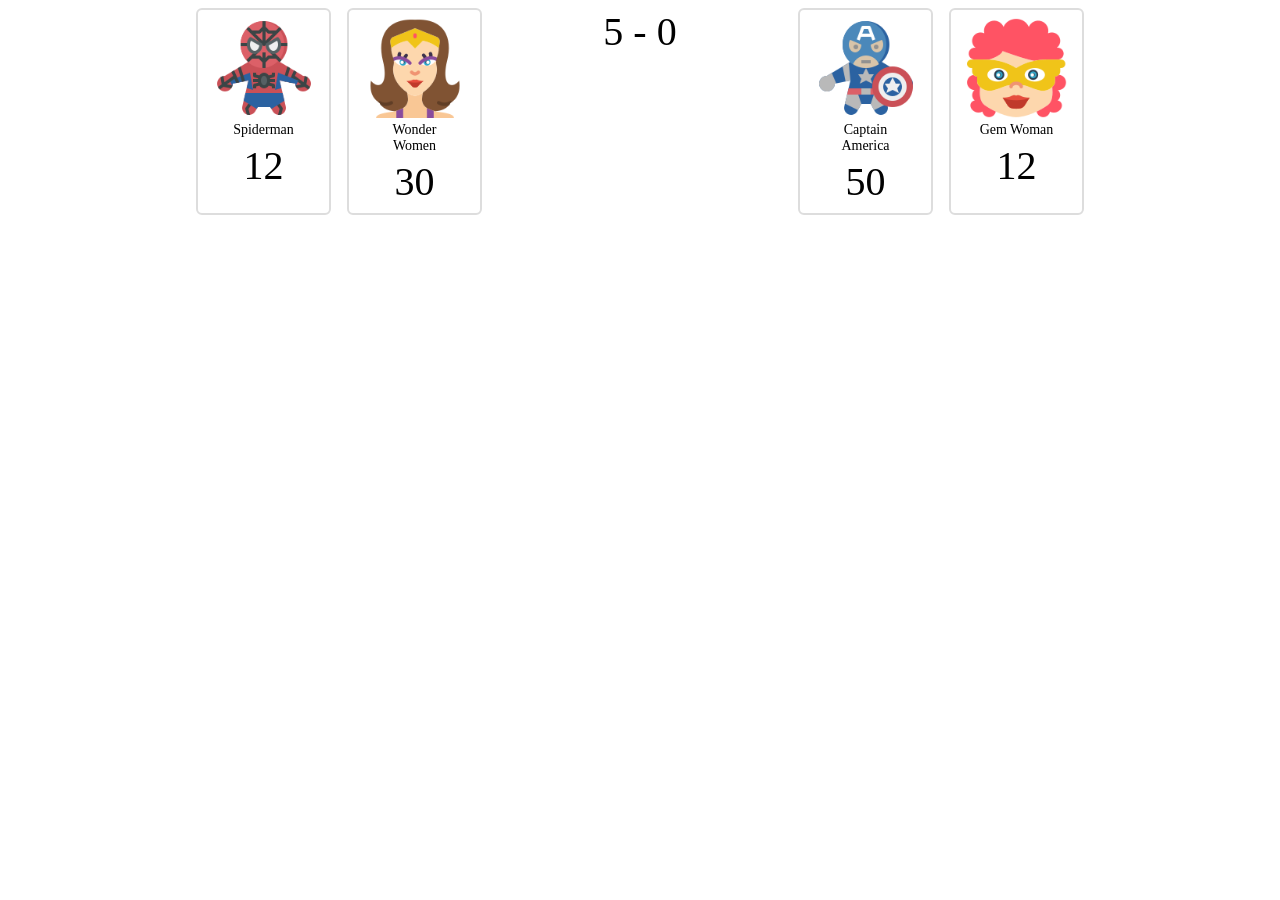
<file: HTML_CSS_JS/001_CSS/Project-01/index.html>
<!DOCTYPE html>
<html lang="en">
<head>
  <meta charset="UTF-8">
  <meta name="viewport" content="width=device-width, initial-scale=1.0">
  <title>Super Wars</title>
  <link rel="stylesheet" href="style.css">
</head>
<body>
  <main class="game">

    <section class="team">
      <div class="card">
        <img src="assets/super-1.png" alt="Spiderman">
        <p class="name">Spiderman</p>
        <p class="points">12</p>
      </div>
      <div class="card">
        <img src="assets/super-3.png" alt="Wonder Women">
        <p class="name">Wonder Women</p>
        <p class="points">30</p>
      </div>
    </section>

    <h1 class="score">5 - 0</h1>

    <section class="team">
      <div class="card">
        <img src="assets/super-2.png" alt="Captain America">
        <p class="name">Captain America</p>
        <p class="points">50</p>
      </div>
      <div class="card">
        <img src="assets/super-4.png" alt="Gem Woman">
        <p class="name">Gem Woman</p>
        <p class="points">12</p>
      </div>
    </section>

  </main>
</body>
</html>
</file>
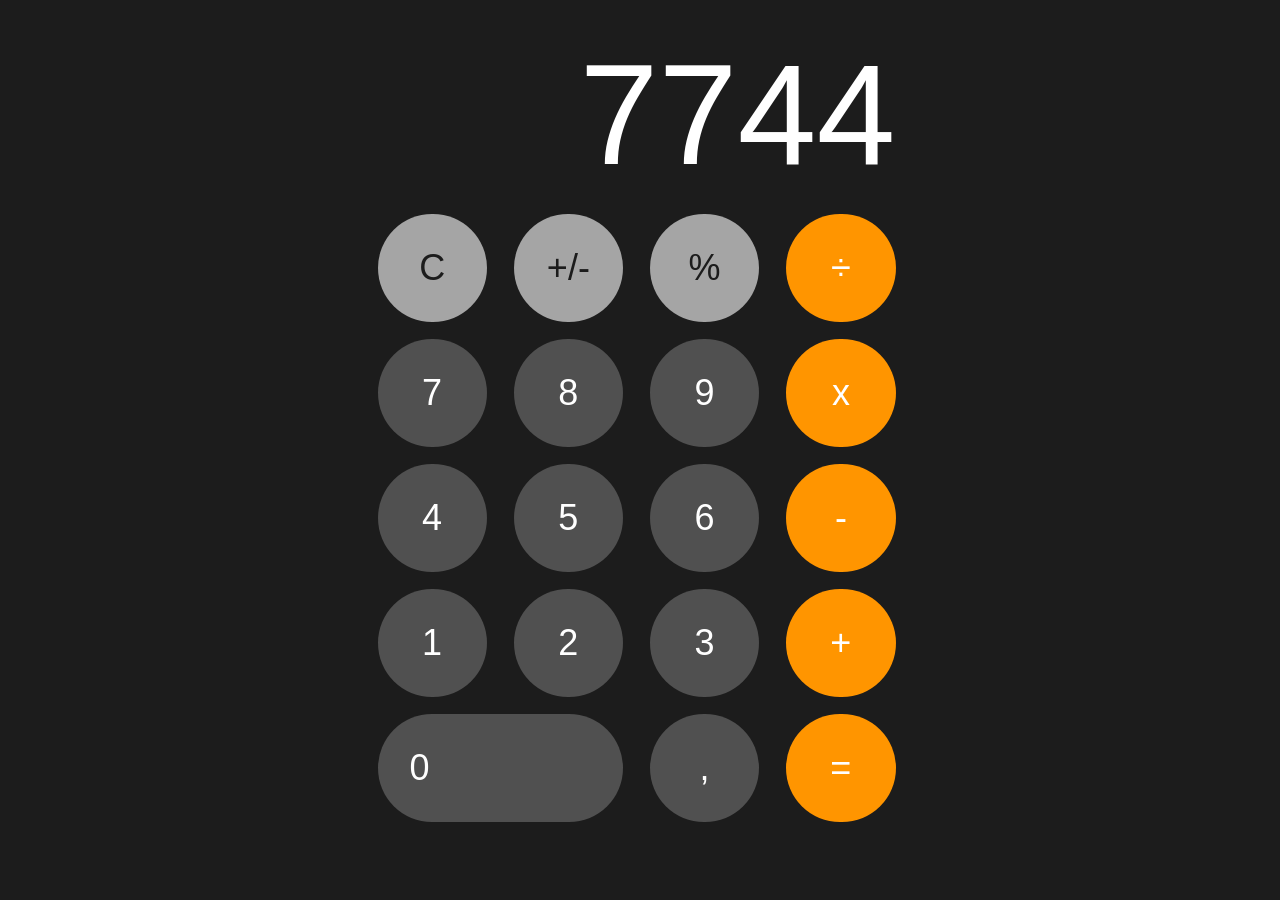
<file: HTML_CSS_JS/001_CSS/Project-02/index.html>
<!DOCTYPE html>
<html lang="en">
<head>
  <meta charset="UTF-8">
  <meta name="viewport" content="width=device-width, initial-scale=1.0">
  <title>iOS Calculator</title>
  <link rel="stylesheet" href="style.css">
</head>
<body>
  <main class="calculator">

    <div class="display">7744</div>

    <div class="buttons">
      <button class="btn light">C</button>
      <button class="btn light">+/-</button>
      <button class="btn light">%</button>
      <button class="btn orange">&divide;</button>

      <button class="btn dark">7</button>
      <button class="btn dark">8</button>
      <button class="btn dark">9</button>
      <button class="btn orange">x</button>

      <button class="btn dark">4</button>
      <button class="btn dark">5</button>
      <button class="btn dark">6</button>
      <button class="btn orange">-</button>

      <button class="btn dark">1</button>
      <button class="btn dark">2</button>
      <button class="btn dark">3</button>
      <button class="btn orange">+</button>

      <button class="btn dark zero">0</button>
      <button class="btn dark">,</button>
      <button class="btn orange">=</button>
    </div>

  </main>
</body>
</html>
</file>
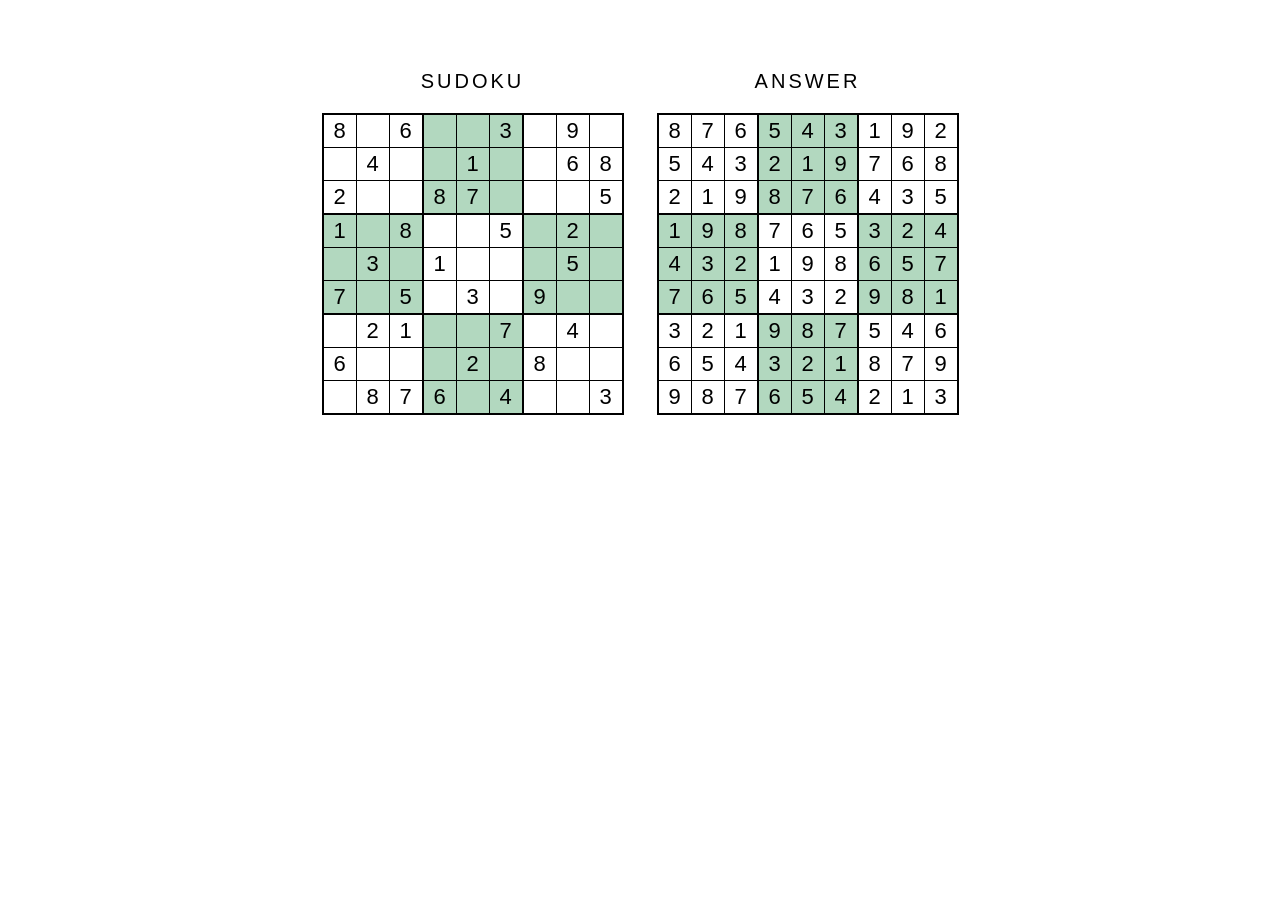
<file: HTML_CSS_JS/001_CSS/Project-03/index.html>
<!DOCTYPE html>
<html lang="en">
<head>
  <meta charset="UTF-8">
  <meta name="viewport" content="width=device-width, initial-scale=1.0">
  <title>Sudoku</title>
  <link rel="stylesheet" href="style.css">
</head>
<body>
  <main class="page">

    <section class="board">
      <h2>SUDOKU</h2>
      <table class="grid" aria-label="Sudoku puzzle">
        <colgroup span="3"></colgroup><colgroup span="3"></colgroup><colgroup span="3"></colgroup>
        <tbody>
          <tr><td>8</td><td></td><td>6</td><td class="green"></td><td class="green"></td><td class="green">3</td><td></td><td>9</td><td></td></tr>
          <tr><td></td><td>4</td><td></td><td class="green"></td><td class="green">1</td><td class="green"></td><td></td><td>6</td><td>8</td></tr>
          <tr><td>2</td><td></td><td></td><td class="green">8</td><td class="green">7</td><td class="green"></td><td></td><td></td><td>5</td></tr>
        </tbody>
        <tbody>
          <tr><td class="green">1</td><td class="green"></td><td class="green">8</td><td></td><td></td><td>5</td><td class="green"></td><td class="green">2</td><td class="green"></td></tr>
          <tr><td class="green"></td><td class="green">3</td><td class="green"></td><td>1</td><td></td><td></td><td class="green"></td><td class="green">5</td><td class="green"></td></tr>
          <tr><td class="green">7</td><td class="green"></td><td class="green">5</td><td></td><td>3</td><td></td><td class="green">9</td><td class="green"></td><td class="green"></td></tr>
        </tbody>
        <tbody>
          <tr><td></td><td>2</td><td>1</td><td class="green"></td><td class="green"></td><td class="green">7</td><td></td><td>4</td><td></td></tr>
          <tr><td>6</td><td></td><td></td><td class="green"></td><td class="green">2</td><td class="green"></td><td>8</td><td></td><td></td></tr>
          <tr><td></td><td>8</td><td>7</td><td class="green">6</td><td class="green"></td><td class="green">4</td><td></td><td></td><td>3</td></tr>
        </tbody>
      </table>
    </section>

    <section class="board">
      <h2>ANSWER</h2>
      <table class="grid" aria-label="Sudoku answer">
        <colgroup span="3"></colgroup><colgroup span="3"></colgroup><colgroup span="3"></colgroup>
        <tbody>
          <tr><td>8</td><td>7</td><td>6</td><td class="green">5</td><td class="green">4</td><td class="green">3</td><td>1</td><td>9</td><td>2</td></tr>
          <tr><td>5</td><td>4</td><td>3</td><td class="green">2</td><td class="green">1</td><td class="green">9</td><td>7</td><td>6</td><td>8</td></tr>
          <tr><td>2</td><td>1</td><td>9</td><td class="green">8</td><td class="green">7</td><td class="green">6</td><td>4</td><td>3</td><td>5</td></tr>
        </tbody>
        <tbody>
          <tr><td class="green">1</td><td class="green">9</td><td class="green">8</td><td>7</td><td>6</td><td>5</td><td class="green">3</td><td class="green">2</td><td class="green">4</td></tr>
          <tr><td class="green">4</td><td class="green">3</td><td class="green">2</td><td>1</td><td>9</td><td>8</td><td class="green">6</td><td class="green">5</td><td class="green">7</td></tr>
          <tr><td class="green">7</td><td class="green">6</td><td class="green">5</td><td>4</td><td>3</td><td>2</td><td class="green">9</td><td class="green">8</td><td class="green">1</td></tr>
        </tbody>
        <tbody>
          <tr><td>3</td><td>2</td><td>1</td><td class="green">9</td><td class="green">8</td><td class="green">7</td><td>5</td><td>4</td><td>6</td></tr>
          <tr><td>6</td><td>5</td><td>4</td><td class="green">3</td><td class="green">2</td><td class="green">1</td><td>8</td><td>7</td><td>9</td></tr>
          <tr><td>9</td><td>8</td><td>7</td><td class="green">6</td><td class="green">5</td><td class="green">4</td><td>2</td><td>1</td><td>3</td></tr>
        </tbody>
      </table>
    </section>

  </main>
</body>
</html>
</file>
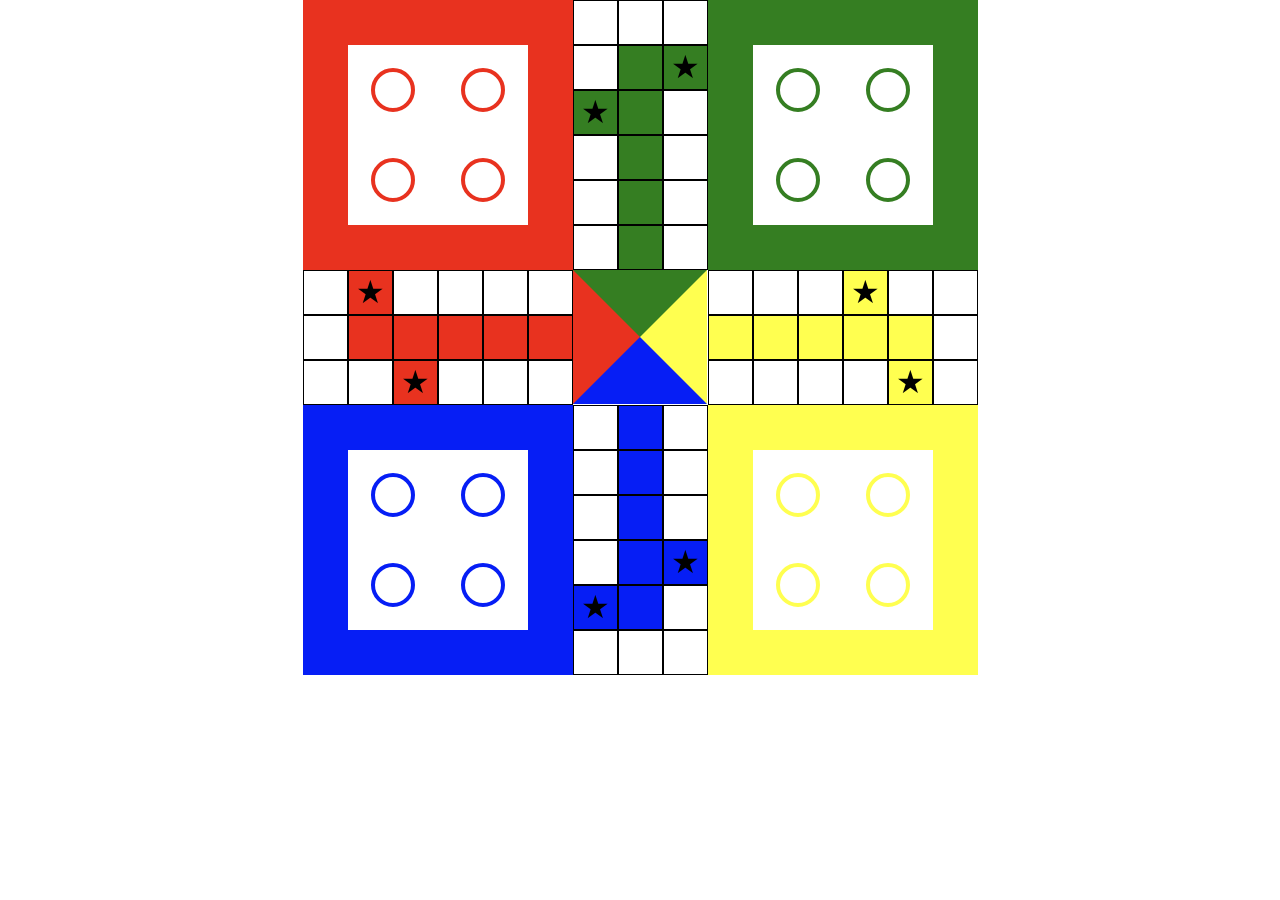
<file: HTML_CSS_JS/001_CSS/Project-04/index.html>
<!DOCTYPE html>
<html lang="en">
<head>
  <meta charset="UTF-8">
  <meta name="viewport" content="width=device-width, initial-scale=1.0">
  <title>Ludo Board</title>
  <link rel="stylesheet" href="style.css">
</head>
<body>
    <main class="board">
      <div class="home red">
        <div class="home-inner">
          <span class="coin red-border"></span><span class="coin red-border"></span>
          <span class="coin red-border"></span><span class="coin red-border"></span>
        </div>
      </div>
      <div class="path path-top">
        <div class="cell"></div><div class="cell"></div><div class="cell"></div>
        <div class="cell"></div><div class="cell green"></div><div class="cell green">&#9733;</div>
        <div class="cell green">&#9733;</div><div class="cell green"></div><div class="cell"></div>
        <div class="cell"></div><div class="cell green"></div><div class="cell"></div>
        <div class="cell"></div><div class="cell green"></div><div class="cell"></div>
        <div class="cell"></div><div class="cell green"></div><div class="cell"></div>
      </div>
      <div class="home green">
        <div class="home-inner">
          <span class="coin green-border"></span><span class="coin green-border"></span>
          <span class="coin green-border"></span><span class="coin green-border"></span>
        </div>
      </div>
      <div class="path path-left">
        <div class="cell"></div><div class="cell red">&#9733;</div><div class="cell"></div><div class="cell"></div><div class="cell"></div><div class="cell"></div>
        <div class="cell"></div><div class="cell red"></div><div class="cell red"></div><div class="cell red"></div><div class="cell red"></div><div class="cell red"></div>
        <div class="cell"></div><div class="cell"></div><div class="cell red">&#9733;</div><div class="cell"></div><div class="cell"></div><div class="cell"></div>
      </div>
      <div class="center"><div class="triangles"></div></div>
      <div class="path path-right">
        <div class="cell"></div><div class="cell"></div><div class="cell"></div><div class="cell yellow">&#9733;</div><div class="cell"></div><div class="cell"></div>
        <div class="cell yellow"></div><div class="cell yellow"></div><div class="cell yellow"></div><div class="cell yellow"></div><div class="cell yellow"></div><div class="cell"></div>
        <div class="cell"></div><div class="cell"></div><div class="cell"></div><div class="cell"></div><div class="cell yellow">&#9733;</div><div class="cell"></div>
      </div>
      <div class="home blue">
        <div class="home-inner">
          <span class="coin blue-border"></span><span class="coin blue-border"></span>
          <span class="coin blue-border"></span><span class="coin blue-border"></span>
        </div>
      </div>
      <div class="path path-bottom">
        <div class="cell"></div><div class="cell blue"></div><div class="cell"></div>
        <div class="cell"></div><div class="cell blue"></div><div class="cell"></div>
        <div class="cell"></div><div class="cell blue"></div><div class="cell"></div>
        <div class="cell"></div><div class="cell blue"></div><div class="cell blue">&#9733;</div>
        <div class="cell blue">&#9733;</div><div class="cell blue"></div><div class="cell"></div>
        <div class="cell"></div><div class="cell"></div><div class="cell"></div>
      </div>
      <div class="home yellow">
        <div class="home-inner">
          <span class="coin yellow-border"></span><span class="coin yellow-border"></span>
          <span class="coin yellow-border"></span><span class="coin yellow-border"></span>
        </div>
      </div>
    </main>
</body>
</html>
</file>
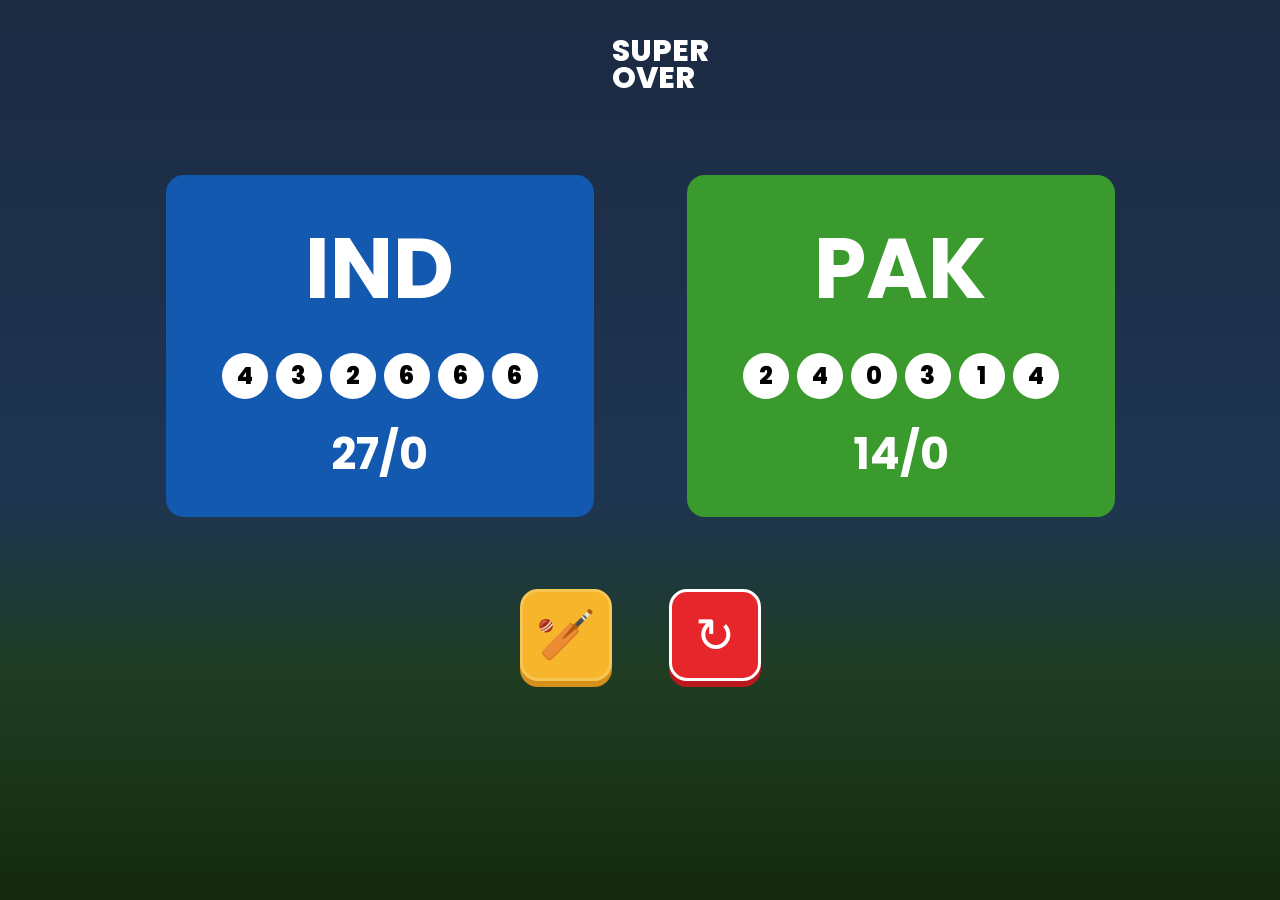
<file: HTML_CSS_JS/001_CSS/Project-05/index.html>
<!DOCTYPE html>
<html lang="en">
<head>
  <meta charset="UTF-8">
  <meta name="viewport" content="width=device-width, initial-scale=1.0">
  <title>Super Over</title>
  <link rel="preconnect" href="https://fonts.googleapis.com">
  <link href="https://fonts.googleapis.com/css2?family=Poppins:wght@600;700;800&display=swap" rel="stylesheet">
  <link rel="stylesheet" href="style.css">
</head>
<body>
  <header class="header">
    <p class="logo">SUPER<br>OVER</p>
  </header>

  <main class="teams">

    <section class="team team-ind">
      <h1>IND</h1>
      <div class="balls">
        <span>4</span> <span>3</span> <span>2</span> <span>6</span> <span>6</span> <span>6</span>
      </div>
      <p class="score">27/0</p>
    </section>

    <section class="team team-pak">
      <h1>PAK</h1>
      <div class="balls">
        <span>2</span> <span>4</span> <span>0</span> <span>3</span> <span>1</span> <span>4</span>
      </div>
      <p class="score">14/0</p>
    </section>

  </main>

  <footer class="buttons">
    <button class="button bat" aria-label="Hit">&#127951;</button>
    <button class="button reset" aria-label="Reset">&#8635;</button>
  </footer>
</body>
</html>
</file>
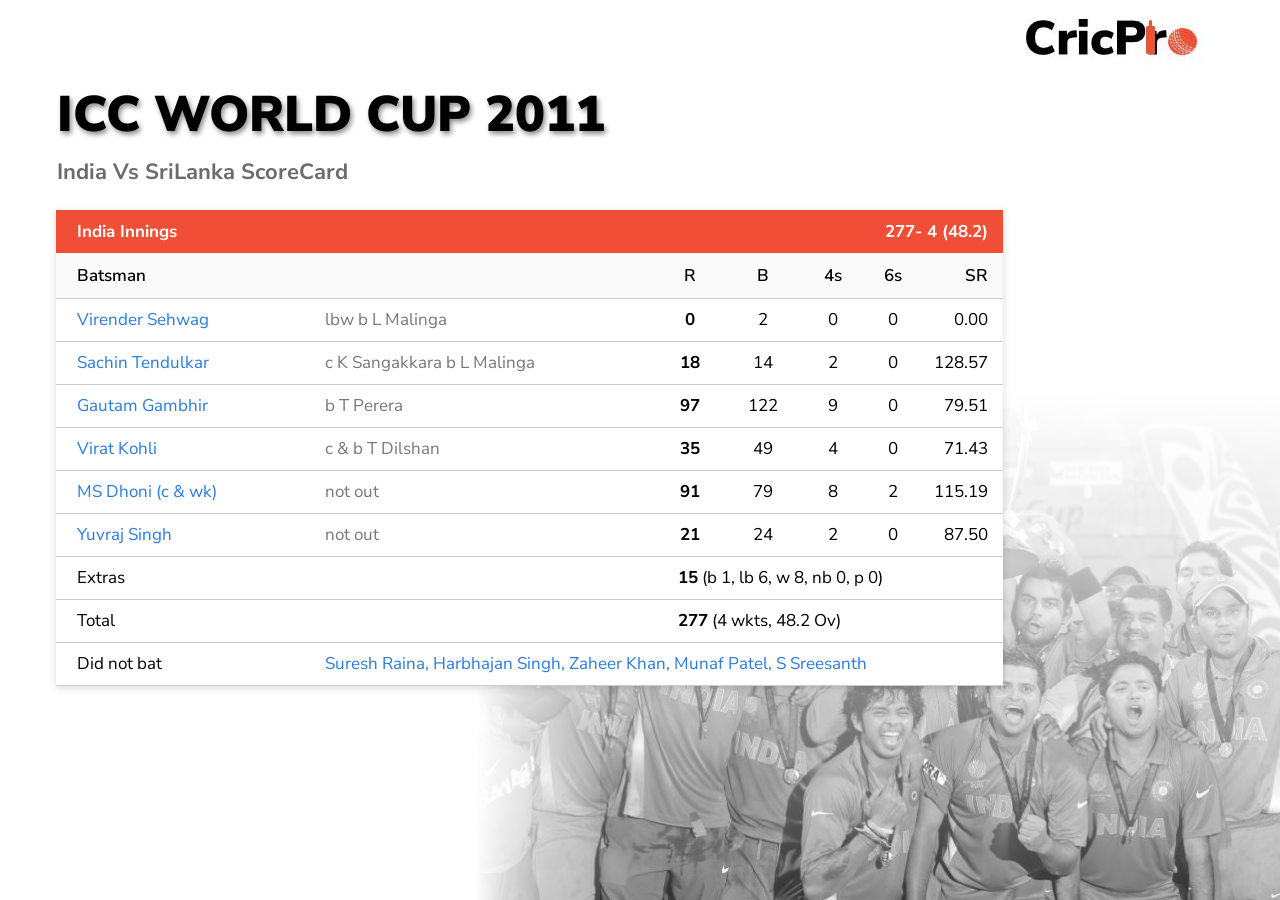
<file: HTML_CSS_JS/001_CSS/Project-06/index.html>
<!DOCTYPE html>
<html lang="en">
<head>
  <meta charset="UTF-8">
  <meta name="viewport" content="width=device-width, initial-scale=1.0">
  <title>CricPro - ICC World Cup 2011 Scorecard</title>
  <link rel="preconnect" href="https://fonts.googleapis.com">
  <link href="https://fonts.googleapis.com/css2?family=Nunito+Sans:wght@400;600;700;900&display=swap" rel="stylesheet">
  <link rel="stylesheet" href="style.css">
</head>
<body>

  <header class="header">
    <img class="logo" src="assets/logo.jpg" alt="CricPro">
    <h1>ICC WORLD CUP 2011</h1>
    <h2>India Vs SriLanka ScoreCard</h2>
  </header>

  <main class="scorecard">
    <div class="innings">
      <span>India Innings</span>
      <span>277- 4 (48.2)</span>
    </div>

    <table>
      <tr class="table-head">
        <th class="name">Batsman</th>
        <th></th>
        <th>R</th>
        <th>B</th>
        <th>4s</th>
        <th>6s</th>
        <th class="sr">SR</th>
      </tr>
      <tr>
        <td class="name"><a href="#">Virender Sehwag</a></td>
        <td class="out">lbw b L Malinga</td>
        <td class="runs">0</td><td>2</td><td>0</td><td>0</td><td class="sr">0.00</td>
      </tr>
      <tr>
        <td class="name"><a href="#">Sachin Tendulkar</a></td>
        <td class="out">c K Sangakkara b L Malinga</td>
        <td class="runs">18</td><td>14</td><td>2</td><td>0</td><td class="sr">128.57</td>
      </tr>
      <tr>
        <td class="name"><a href="#">Gautam Gambhir</a></td>
        <td class="out">b T Perera</td>
        <td class="runs">97</td><td>122</td><td>9</td><td>0</td><td class="sr">79.51</td>
      </tr>
      <tr>
        <td class="name"><a href="#">Virat Kohli</a></td>
        <td class="out">c &amp; b T Dilshan</td>
        <td class="runs">35</td><td>49</td><td>4</td><td>0</td><td class="sr">71.43</td>
      </tr>
      <tr>
        <td class="name"><a href="#">MS Dhoni (c &amp; wk)</a></td>
        <td class="out">not out</td>
        <td class="runs">91</td><td>79</td><td>8</td><td>2</td><td class="sr">115.19</td>
      </tr>
      <tr>
        <td class="name"><a href="#">Yuvraj Singh</a></td>
        <td class="out">not out</td>
        <td class="runs">21</td><td>24</td><td>2</td><td>0</td><td class="sr">87.50</td>
      </tr>
      <tr>
        <td class="label">Extras</td>
        <td></td>
        <td class="summary" colspan="5"><strong>15</strong> (b 1, lb 6, w 8, nb 0, p 0)</td>
      </tr>
      <tr>
        <td class="label">Total</td>
        <td></td>
        <td class="summary" colspan="5"><strong>277</strong> (4 wkts, 48.2 Ov)</td>
      </tr>
      <tr>
        <td class="label">Did not bat</td>
        <td class="player-list" colspan="6"><a href="#">Suresh Raina, Harbhajan Singh, Zaheer Khan, Munaf Patel, S Sreesanth</a></td>
      </tr>
    </table>
  </main>

</body>
</html>
</file>
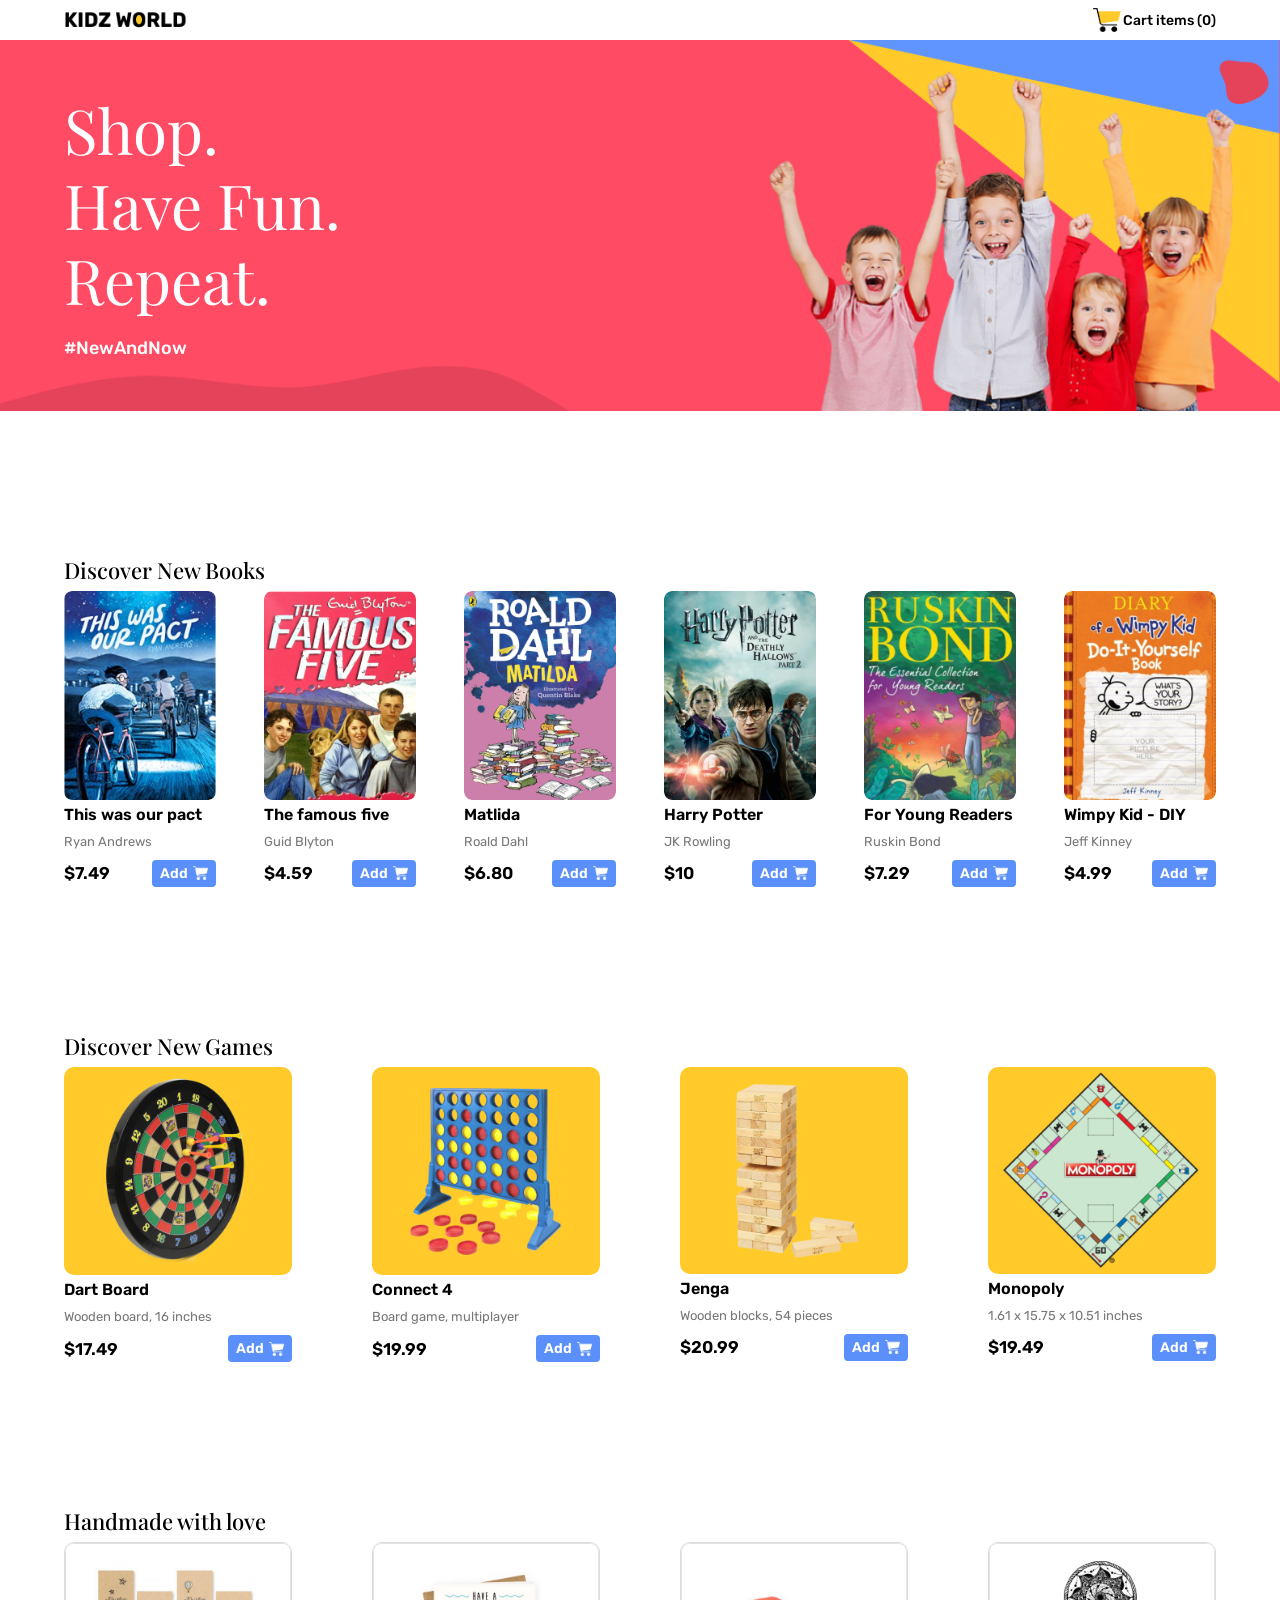
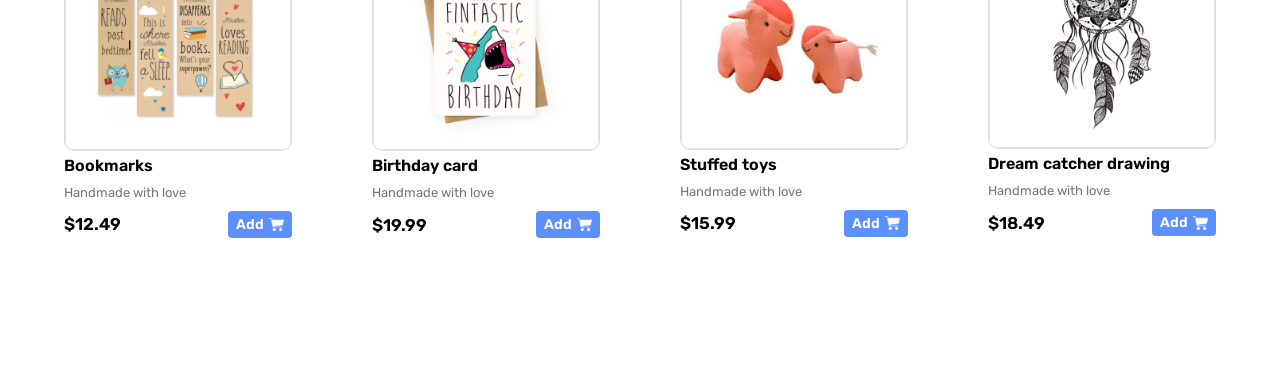
<file: HTML_CSS_JS/001_CSS/Project-07/index.html>
<!DOCTYPE html>
<html lang="en">
<head>
  <meta charset="UTF-8">
  <meta name="viewport" content="width=device-width, initial-scale=1.0">
  <title>Kidz World</title>
  <link rel="preconnect" href="https://fonts.googleapis.com">
  <link href="https://fonts.googleapis.com/css2?family=Playfair+Display:wght@400;500&family=Rubik:wght@400;500;600&display=swap" rel="stylesheet">
  <link rel="stylesheet" href="style.css">
</head>
<body>

  <header class="navbar">
    <img class="logo" src="assets/kw-logo.png" alt="Kidz World">
    <a class="cart" href="#">
      <img src="assets/cart-icon.png" alt="">
      <span>Cart items (0)</span>
    </a>
  </header>

  <section class="hero">
    <h1>Shop.<br>Have Fun.<br>Repeat.</h1>
    <p class="hashtag">#NewAndNow</p>
  </section>

  <main class="container">
    <section class="section">
      <h2>Discover New Books</h2>
      <div class="grid books-grid">
        <article class="product">
          <img class="product-img book" src="assets/book1.png" alt="This was our pact">
          <h3 class="product-name">This was our pact</h3>
          <p class="product-sub">Ryan Andrews</p>
          <div class="price-row">
            <span class="price">$7.49</span>
            <button class="add-btn">Add <img src="assets/cart-icon-white.png" alt=""></button>
          </div>
        </article>
        <article class="product">
          <img class="product-img book" src="assets/book2.png" alt="The famous five">
          <h3 class="product-name">The famous five</h3>
          <p class="product-sub">Guid Blyton</p>
          <div class="price-row">
            <span class="price">$4.59</span>
            <button class="add-btn">Add <img src="assets/cart-icon-white.png" alt=""></button>
          </div>
        </article>
        <article class="product">
          <img class="product-img book" src="assets/book3.png" alt="Matlida">
          <h3 class="product-name">Matlida</h3>
          <p class="product-sub">Roald Dahl</p>
          <div class="price-row">
            <span class="price">$6.80</span>
            <button class="add-btn">Add <img src="assets/cart-icon-white.png" alt=""></button>
          </div>
        </article>
        <article class="product">
          <img class="product-img book" src="assets/book4.png" alt="Harry Potter">
          <h3 class="product-name">Harry Potter</h3>
          <p class="product-sub">JK Rowling</p>
          <div class="price-row">
            <span class="price">$10</span>
            <button class="add-btn">Add <img src="assets/cart-icon-white.png" alt=""></button>
          </div>
        </article>
        <article class="product">
          <img class="product-img book" src="assets/book5.png" alt="For Young Readers">
          <h3 class="product-name">For Young Readers</h3>
          <p class="product-sub">Ruskin Bond</p>
          <div class="price-row">
            <span class="price">$7.29</span>
            <button class="add-btn">Add <img src="assets/cart-icon-white.png" alt=""></button>
          </div>
        </article>
        <article class="product">
          <img class="product-img book" src="assets/book6.png" alt="Wimpy Kid - DIY">
          <h3 class="product-name">Wimpy Kid - DIY</h3>
          <p class="product-sub">Jeff Kinney</p>
          <div class="price-row">
            <span class="price">$4.99</span>
            <button class="add-btn">Add <img src="assets/cart-icon-white.png" alt=""></button>
          </div>
        </article>
      </div>
    </section>

    <section class="section">
      <h2>Discover New Games</h2>
      <div class="grid four-grid">
        <article class="product">
          <img class="product-img game" src="assets/dart-board.png" alt="Dart Board">
          <h3 class="product-name">Dart Board</h3>
          <p class="product-sub">Wooden board, 16 inches</p>
          <div class="price-row">
            <span class="price">$17.49</span>
            <button class="add-btn">Add <img src="assets/cart-icon-white.png" alt=""></button>
          </div>
        </article>
        <article class="product">
          <img class="product-img game" src="assets/connect-four.png" alt="Connect 4">
          <h3 class="product-name">Connect 4</h3>
          <p class="product-sub">Board game, multiplayer</p>
          <div class="price-row">
            <span class="price">$19.99</span>
            <button class="add-btn">Add <img src="assets/cart-icon-white.png" alt=""></button>
          </div>
        </article>
        <article class="product">
          <img class="product-img game" src="assets/jenga.png" alt="Jenga">
          <h3 class="product-name">Jenga</h3>
          <p class="product-sub">Wooden blocks, 54 pieces</p>
          <div class="price-row">
            <span class="price">$20.99</span>
            <button class="add-btn">Add <img src="assets/cart-icon-white.png" alt=""></button>
          </div>
        </article>
        <article class="product">
          <img class="product-img game" src="assets/monopoly.png" alt="Monopoly">
          <h3 class="product-name">Monopoly</h3>
          <p class="product-sub">1.61 x 15.75 x 10.51 inches</p>
          <div class="price-row">
            <span class="price">$19.49</span>
            <button class="add-btn">Add <img src="assets/cart-icon-white.png" alt=""></button>
          </div>
        </article>
      </div>
    </section>

    <section class="section">
      <h2>Handmade with love</h2>
      <div class="grid four-grid">
        <article class="product">
          <img class="product-img handmade" src="assets/bookmarks.png" alt="Bookmarks">
          <h3 class="product-name">Bookmarks</h3>
          <p class="product-sub">Handmade with love</p>
          <div class="price-row">
            <span class="price">$12.49</span>
            <button class="add-btn">Add <img src="assets/cart-icon-white.png" alt=""></button>
          </div>
        </article>
        <article class="product">
          <img class="product-img handmade" src="assets/birthday-card.png" alt="Birthday card">
          <h3 class="product-name">Birthday card</h3>
          <p class="product-sub">Handmade with love</p>
          <div class="price-row">
            <span class="price">$19.99</span>
            <button class="add-btn">Add <img src="assets/cart-icon-white.png" alt=""></button>
          </div>
        </article>
        <article class="product">
          <img class="product-img handmade" src="assets/stuffed-toy.png" alt="Stuffed toys">
          <h3 class="product-name">Stuffed toys</h3>
          <p class="product-sub">Handmade with love</p>
          <div class="price-row">
            <span class="price">$15.99</span>
            <button class="add-btn">Add <img src="assets/cart-icon-white.png" alt=""></button>
          </div>
        </article>
        <article class="product">
          <img class="product-img handmade" src="assets/dream-catcher.png" alt="Dream catcher drawing">
          <h3 class="product-name">Dream catcher drawing</h3>
          <p class="product-sub">Handmade with love</p>
          <div class="price-row">
            <span class="price">$18.49</span>
            <button class="add-btn">Add <img src="assets/cart-icon-white.png" alt=""></button>
          </div>
        </article>
      </div>
    </section>
  </main>

</body>
</html>
</file>
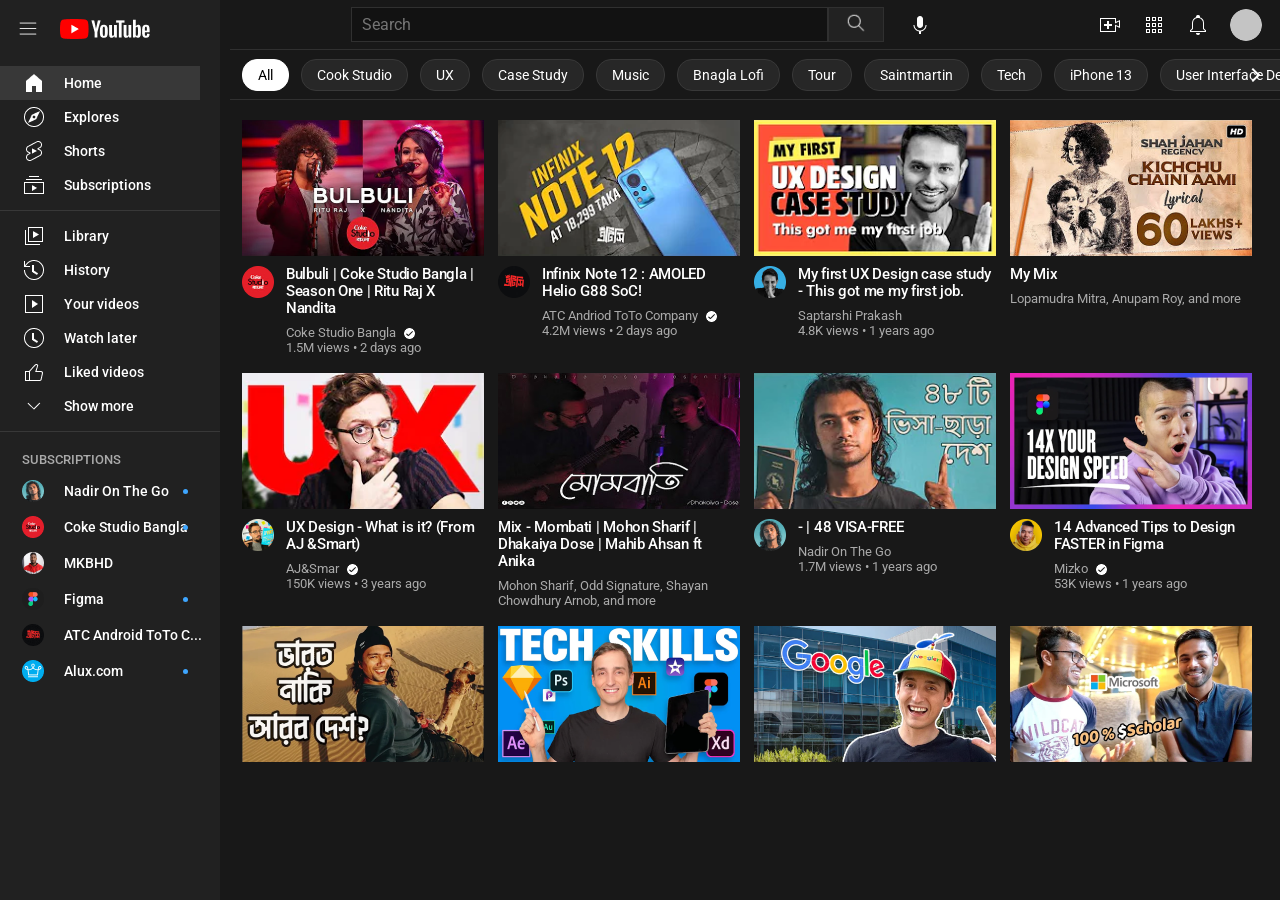
<file: HTML_CSS_JS/001_CSS/Project-08/index.html>
<!DOCTYPE html>
<html lang="en">
<head>
  <meta charset="UTF-8">
  <meta name="viewport" content="width=device-width, initial-scale=1.0">
  <title>YouTube</title>
  <link rel="preconnect" href="https://fonts.googleapis.com">
  <link href="https://fonts.googleapis.com/css2?family=Roboto:wght@400;500&display=swap" rel="stylesheet">
  <link rel="stylesheet" href="style.css">
</head>
<body>

  <!-- ===== Left sidebar ===== -->
  <aside class="sidebar">
    <div class="logo-bar">
      <img class="hamburger" src="assets/hambarger.png" alt="Menu">
      <img class="logo" src="assets/Youtube_logo.png" alt="YouTube">
    </div>

    <nav class="menu">
      <a class="menu-item selected" href="#"><img src="assets/home.png" alt=""><span>Home</span></a>
      <a class="menu-item" href="#"><img src="assets/explore.png" alt=""><span>Explores</span></a>
      <a class="menu-item" href="#"><img src="assets/shorts.png" alt=""><span>Shorts</span></a>
      <a class="menu-item" href="#"><img src="assets/subscription.png" alt=""><span>Subscriptions</span></a>
    </nav>

    <nav class="menu">
      <a class="menu-item" href="#"><img src="assets/library.png" alt=""><span>Library</span></a>
      <a class="menu-item" href="#"><img src="assets/history.png" alt=""><span>History</span></a>
      <a class="menu-item" href="#"><img src="assets/your_video.png" alt=""><span>Your videos</span></a>
      <a class="menu-item" href="#"><img src="assets/watch_later.png" alt=""><span>Watch later</span></a>
      <a class="menu-item" href="#"><img src="assets/liked.png" alt=""><span>Liked videos</span></a>
      <a class="menu-item" href="#"><img src="assets/down_arrow.png" alt=""><span>Show more</span></a>
    </nav>

    <nav class="menu last-menu">
      <h4 class="menu-title">SUBSCRIPTIONS</h4>
      <a class="menu-item sub-item" href="#"><img class="sub-avatar" src="assets/Ellipse_1.png" alt=""><span>Nadir On The Go</span><span class="dot"></span></a>
      <a class="menu-item sub-item" href="#"><img class="sub-avatar" src="assets/Ellipse_1_1.png" alt=""><span>Coke Studio Bangla</span><span class="dot"></span></a>
      <a class="menu-item sub-item" href="#"><img class="sub-avatar" src="assets/Ellipse_1_2.png" alt=""><span>MKBHD</span></a>
      <a class="menu-item sub-item" href="#"><img class="sub-avatar" src="assets/Ellipse_1_3.png" alt=""><span>Figma</span><span class="dot"></span></a>
      <a class="menu-item sub-item" href="#"><img class="sub-avatar" src="assets/Ellipse_1_4.png" alt=""><span>ATC Android ToTo C...</span></a>
      <a class="menu-item sub-item" href="#"><img class="sub-avatar" src="assets/Ellipse_1_5.png" alt=""><span>Alux.com</span><span class="dot"></span></a>
    </nav>
  </aside>

  <!-- ===== Main area ===== -->
  <div class="main">

    <header class="topbar">
      <div class="search">
        <input type="text" placeholder="Search">
        <button class="search-btn"><img src="assets/search.png" alt="Search"></button>
      </div>
      <img class="mic" src="assets/mic.png" alt="Voice search">
      <div class="actions">
        <img src="assets/create.png" alt="Create">
        <img src="assets/more.png" alt="Apps">
        <img src="assets/bell.png" alt="Notifications">
        <img class="profile" src="assets/Ellipse_4-1.png" alt="Profile">
      </div>
    </header>

    <div class="chips">
      <a class="chip active" href="#">All</a>
      <a class="chip" href="#">Cook Studio</a>
      <a class="chip" href="#">UX</a>
      <a class="chip" href="#">Case Study</a>
      <a class="chip" href="#">Music</a>
      <a class="chip" href="#">Bnagla Lofi</a>
      <a class="chip" href="#">Tour</a>
      <a class="chip" href="#">Saintmartin</a>
      <a class="chip" href="#">Tech</a>
      <a class="chip" href="#">iPhone 13</a>
      <a class="chip" href="#">User Interface Design</a>
      <a class="chip" href="#">Computers</a>
      <span class="chips-arrow"></span>
    </div>

    <main class="videos">
      <article class="video">
        <img class="thumb" src="assets/Thumbnail-8.png" alt="">
        <div class="info">
          <img class="avatar" src="assets/Ellipse_4_1.png" alt="">
          <div>
            <h3 class="title">Bulbuli | Coke Studio Bangla | Season One | Ritu Raj X Nandita</h3>
            <p class="channel">Coke Studio Bangla <img class="check" src="assets/verified.png" alt=""></p>
            <p class="stats">1.5M views &bull; 2 days ago</p>
          </div>
        </div>
      </article>
      <article class="video">
        <img class="thumb" src="assets/Thumbnail-9.png" alt="">
        <div class="info">
          <img class="avatar" src="assets/Ellipse_4_2.png" alt="">
          <div>
            <h3 class="title">Infinix Note 12 : AMOLED Helio G88 SoC!</h3>
            <p class="channel">ATC Andriod ToTo Company <img class="check" src="assets/verified.png" alt=""></p>
            <p class="stats">4.2M views &bull; 2 days ago</p>
          </div>
        </div>
      </article>
      <article class="video">
        <img class="thumb" src="assets/Thumbnail-10.png" alt="">
        <div class="info">
          <img class="avatar" src="assets/Ellipse_4_3.png" alt="">
          <div>
            <h3 class="title">My first UX Design case study - This got me my first job.</h3>
            <p class="channel">Saptarshi Prakash</p>
            <p class="stats">4.8K views &bull; 1 years ago</p>
          </div>
        </div>
      </article>
      <article class="video">
        <img class="thumb" src="assets/Thumbnail-11.png" alt="">
        <div class="info no-avatar">
          <h3 class="title">My Mix</h3>
          <p class="channel">Lopamudra Mitra, Anupam Roy, and more</p>
        </div>
      </article>
      <article class="video">
        <img class="thumb" src="assets/Thumbnail-4.png" alt="">
        <div class="info">
          <img class="avatar" src="assets/Ellipse_4_4.png" alt="">
          <div>
            <h3 class="title">UX Design - What is it? (From AJ &amp;Smart)</h3>
            <p class="channel">AJ&amp;Smar <img class="check" src="assets/verified.png" alt=""></p>
            <p class="stats">150K views &bull; 3 years ago</p>
          </div>
        </div>
      </article>
      <article class="video">
        <img class="thumb" src="assets/Thumbnail-5.png" alt="">
        <div class="info no-avatar">
          <h3 class="title">Mix - Mombati | Mohon Sharif | Dhakaiya Dose | Mahib Ahsan ft Anika</h3>
          <p class="channel">Mohon Sharif, Odd Signature, Shayan Chowdhury Arnob, and more</p>
        </div>
      </article>
      <article class="video">
        <img class="thumb" src="assets/Thumbnail-6.png" alt="">
        <div class="info">
          <img class="avatar" src="assets/Ellipse_4_5.png" alt="">
          <div>
            <h3 class="title">- | 48 VISA-FREE</h3>
            <p class="channel">Nadir On The Go</p>
            <p class="stats">1.7M views &bull; 1 years ago</p>
          </div>
        </div>
      </article>
      <article class="video">
        <img class="thumb" src="assets/Thumbnail-7.png" alt="">
        <div class="info">
          <img class="avatar" src="assets/Ellipse_4_6.png" alt="">
          <div>
            <h3 class="title">14 Advanced Tips to Design FASTER in Figma</h3>
            <p class="channel">Mizko <img class="check" src="assets/verified.png" alt=""></p>
            <p class="stats">53K views &bull; 1 years ago</p>
          </div>
        </div>
      </article>
      <article class="video">
        <img class="thumb" src="assets/Thumbnail.png" alt="">
      </article>
      <article class="video">
        <img class="thumb" src="assets/Thumbnail-1.png" alt="">
      </article>
      <article class="video">
        <img class="thumb" src="assets/Thumbnail-2.png" alt="">
      </article>
      <article class="video">
        <img class="thumb" src="assets/Thumbnail-3.png" alt="">
      </article>
    </main>
  </div>

</body>
</html>
</file>
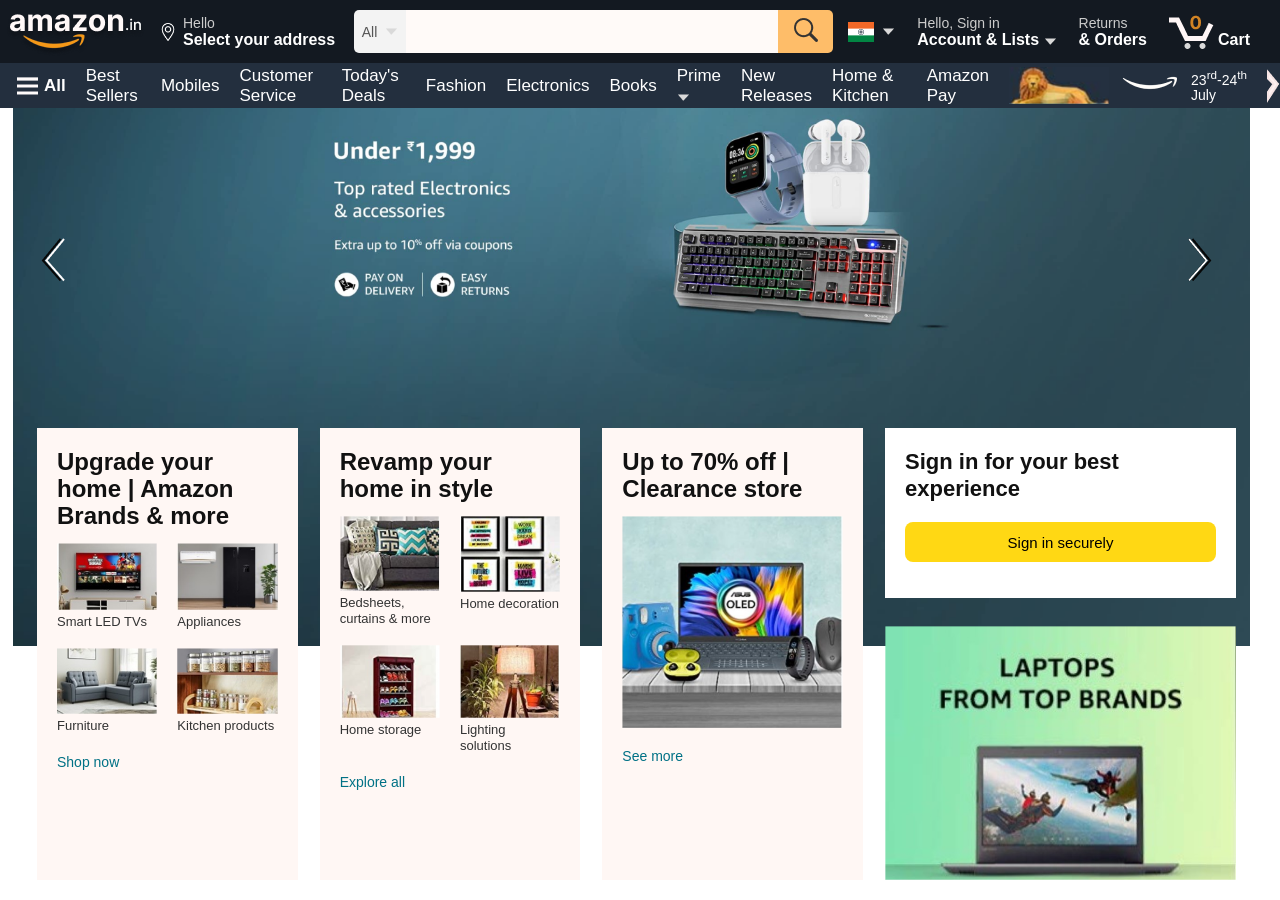
<file: HTML_CSS_JS/001_CSS/Project-09/index.html>
<!DOCTYPE html>
<html lang="en">
<head>
  <meta charset="UTF-8">
  <meta name="viewport" content="width=device-width, initial-scale=1.0">
  <title>Amazon.in</title>
  <link rel="stylesheet" href="style.css">
</head>
<body>

  <!-- ===== Top bar ===== -->
  <header class="topbar">
    <img class="logo" src="assets/logo.png" alt="amazon.in">

    <div class="address">
      <img src="assets/location.png" alt="">
      <div>
        <span class="small">Hello</span>
        <strong>Select your address</strong>
      </div>
    </div>

    <form class="search">
      <div class="search-category">All <img src="assets/down-arrow.png" alt=""></div>
      <input type="text">
      <button type="button" class="search-btn"><img src="assets/search-icon.png" alt="Search"></button>
    </form>

    <div class="flag">
      <img src="assets/indian-flag.png" alt="India">
      <img src="assets/down-arrow.png" alt="">
    </div>

    <div class="account">
      <span class="small">Hello, Sign in</span>
      <strong>Account &amp; Lists <img src="assets/down-arrow.png" alt=""></strong>
    </div>

    <div class="account">
      <span class="small">Returns</span>
      <strong>&amp; Orders</strong>
    </div>

    <div class="cart">
      <img src="assets/cart-icon.png" alt="">
      <strong>Cart</strong>
    </div>
  </header>

  <!-- ===== Navigation bar ===== -->
  <nav class="navbar">
    <a href="#" class="all"><img src="assets/ham-burger-icon.png" alt=""> All</a>
    <a href="#">Best Sellers</a>
    <a href="#">Mobiles</a>
    <a href="#">Customer Service</a>
    <a href="#">Today's Deals</a>
    <a href="#">Fashion</a>
    <a href="#">Electronics</a>
    <a href="#">Books</a>
    <a href="#">Prime <img src="assets/down-arrow.png" alt=""></a>
    <a href="#">New Releases</a>
    <a href="#">Home &amp; Kitchen</a>
    <a href="#">Amazon Pay</a>

    <div class="prime-day">
      <img class="lion" src="assets/lion.png" alt="">
      <img src="assets/prime-day.png" alt="prime day">
      <span>23<sup>rd</sup>-24<sup>th</sup> July</span>
    </div>
    <img class="nav-end" src="assets/top-bar-right.png" alt="">
  </nav>

  <!-- ===== Hero banner with cards on top ===== -->
  <section class="hero">
    <img class="arrow arrow-left" src="assets/left-arrow.png" alt="Previous">
    <img class="arrow arrow-right" src="assets/right-arrow.png" alt="Next">

    <div class="cards">

      <div class="card">
        <h2>Upgrade your home | Amazon Brands &amp; more</h2>
        <div class="mini-grid">
          <div><img src="assets/image-17.png" alt="Smart LED TVs"><p>Smart LED TVs</p></div>
          <div><img src="assets/image-18.png" alt="Appliances"><p>Appliances</p></div>
          <div><img src="assets/image-20.png" alt="Furniture"><p>Furniture</p></div>
          <div><img src="assets/image-19.png" alt="Kitchen products"><p>Kitchen products</p></div>
        </div>
        <a class="card-link" href="#">Shop now</a>
      </div>

      <div class="card">
        <h2>Revamp your home in style</h2>
        <div class="mini-grid">
          <div><img src="assets/image-25.png" alt="Bedsheets"><p>Bedsheets, curtains &amp; more</p></div>
          <div><img src="assets/image-24.png" alt="Home decoration"><p>Home decoration</p></div>
          <div><img src="assets/image-22.png" alt="Home storage"><p>Home storage</p></div>
          <div><img src="assets/image-21.png" alt="Lighting solutions"><p>Lighting solutions</p></div>
        </div>
        <a class="card-link" href="#">Explore all</a>
      </div>

      <div class="card">
        <h2>Up to 70% off | Clearance store</h2>
        <img class="big-img" src="assets/image-26.png" alt="Clearance store">
        <a class="card-link" href="#">See more</a>
      </div>

      <div class="last-column">
        <div class="card signin-card">
          <h2>Sign in for your best experience</h2>
          <button class="signin-btn">Sign in securely</button>
        </div>
        <img class="laptops" src="assets/image-28.png" alt="Laptops from top brands">
      </div>

    </div>
  </section>

</body>
</html>
</file>
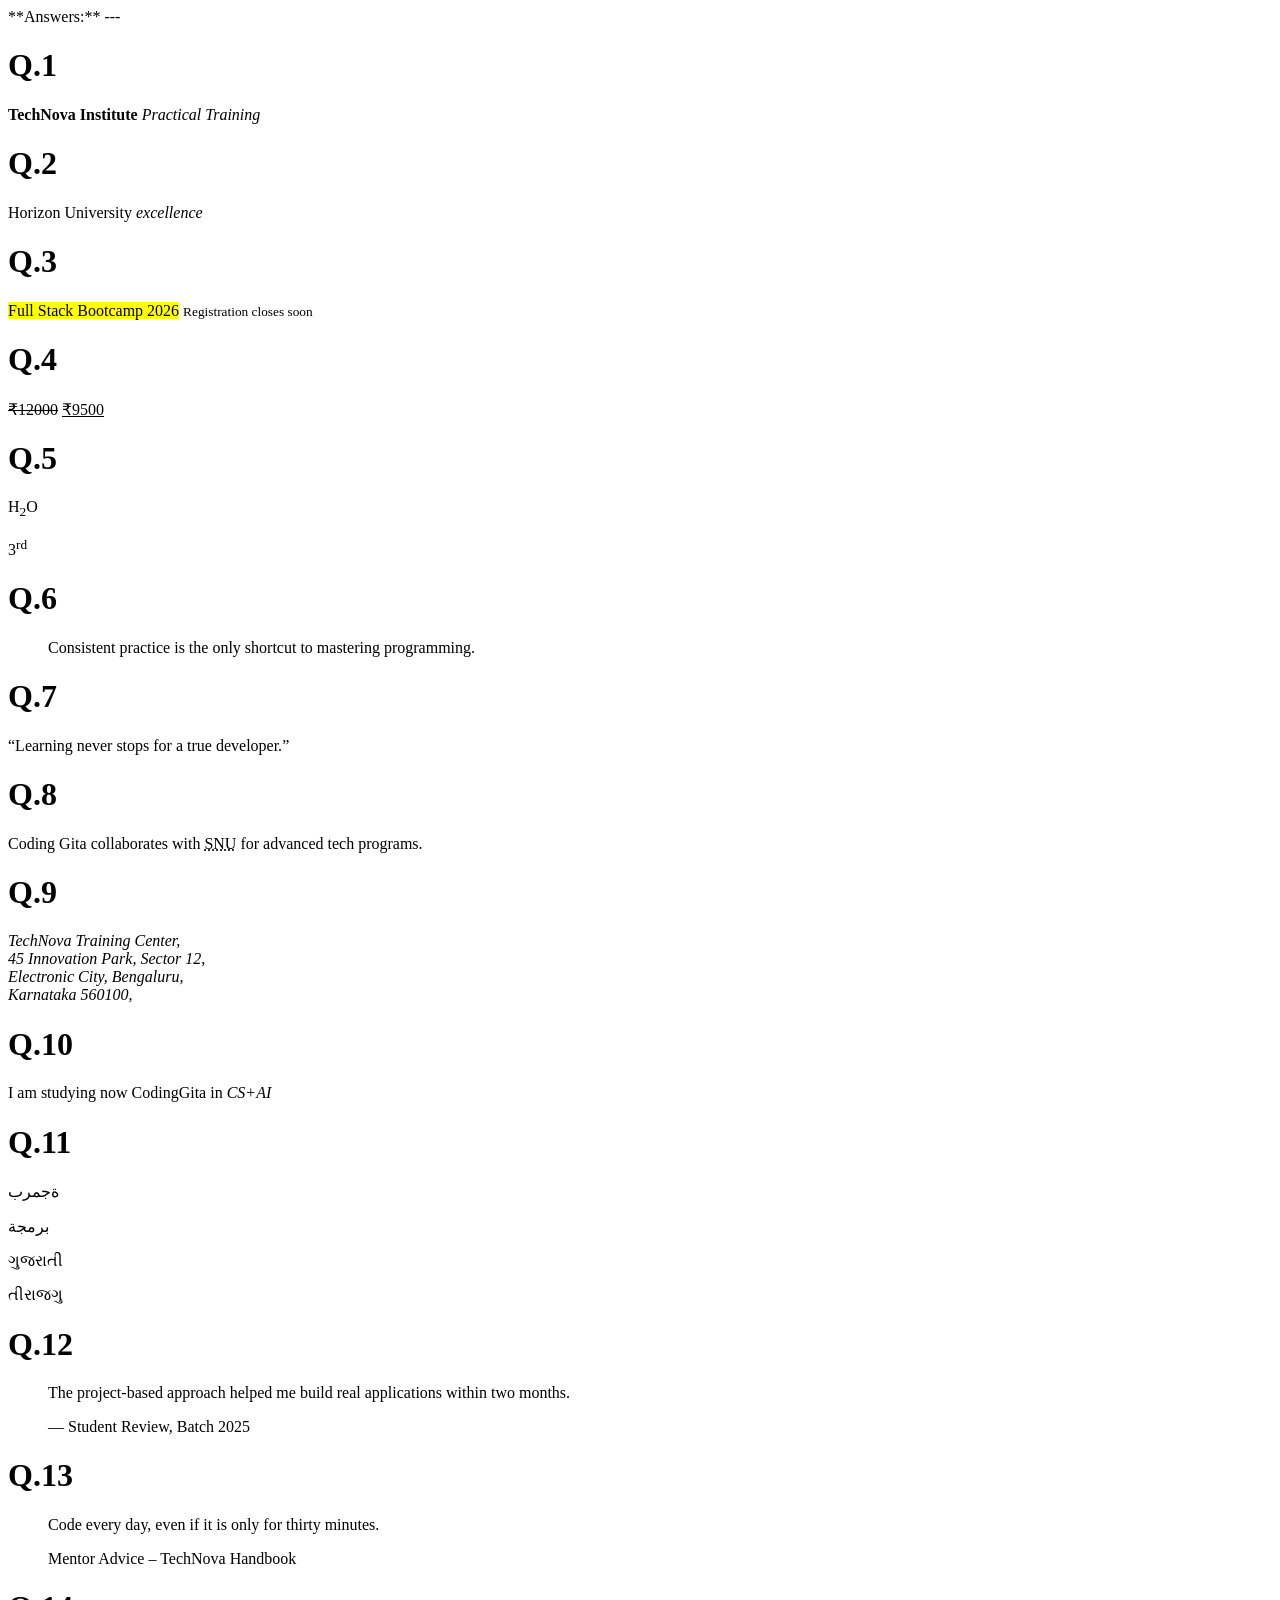
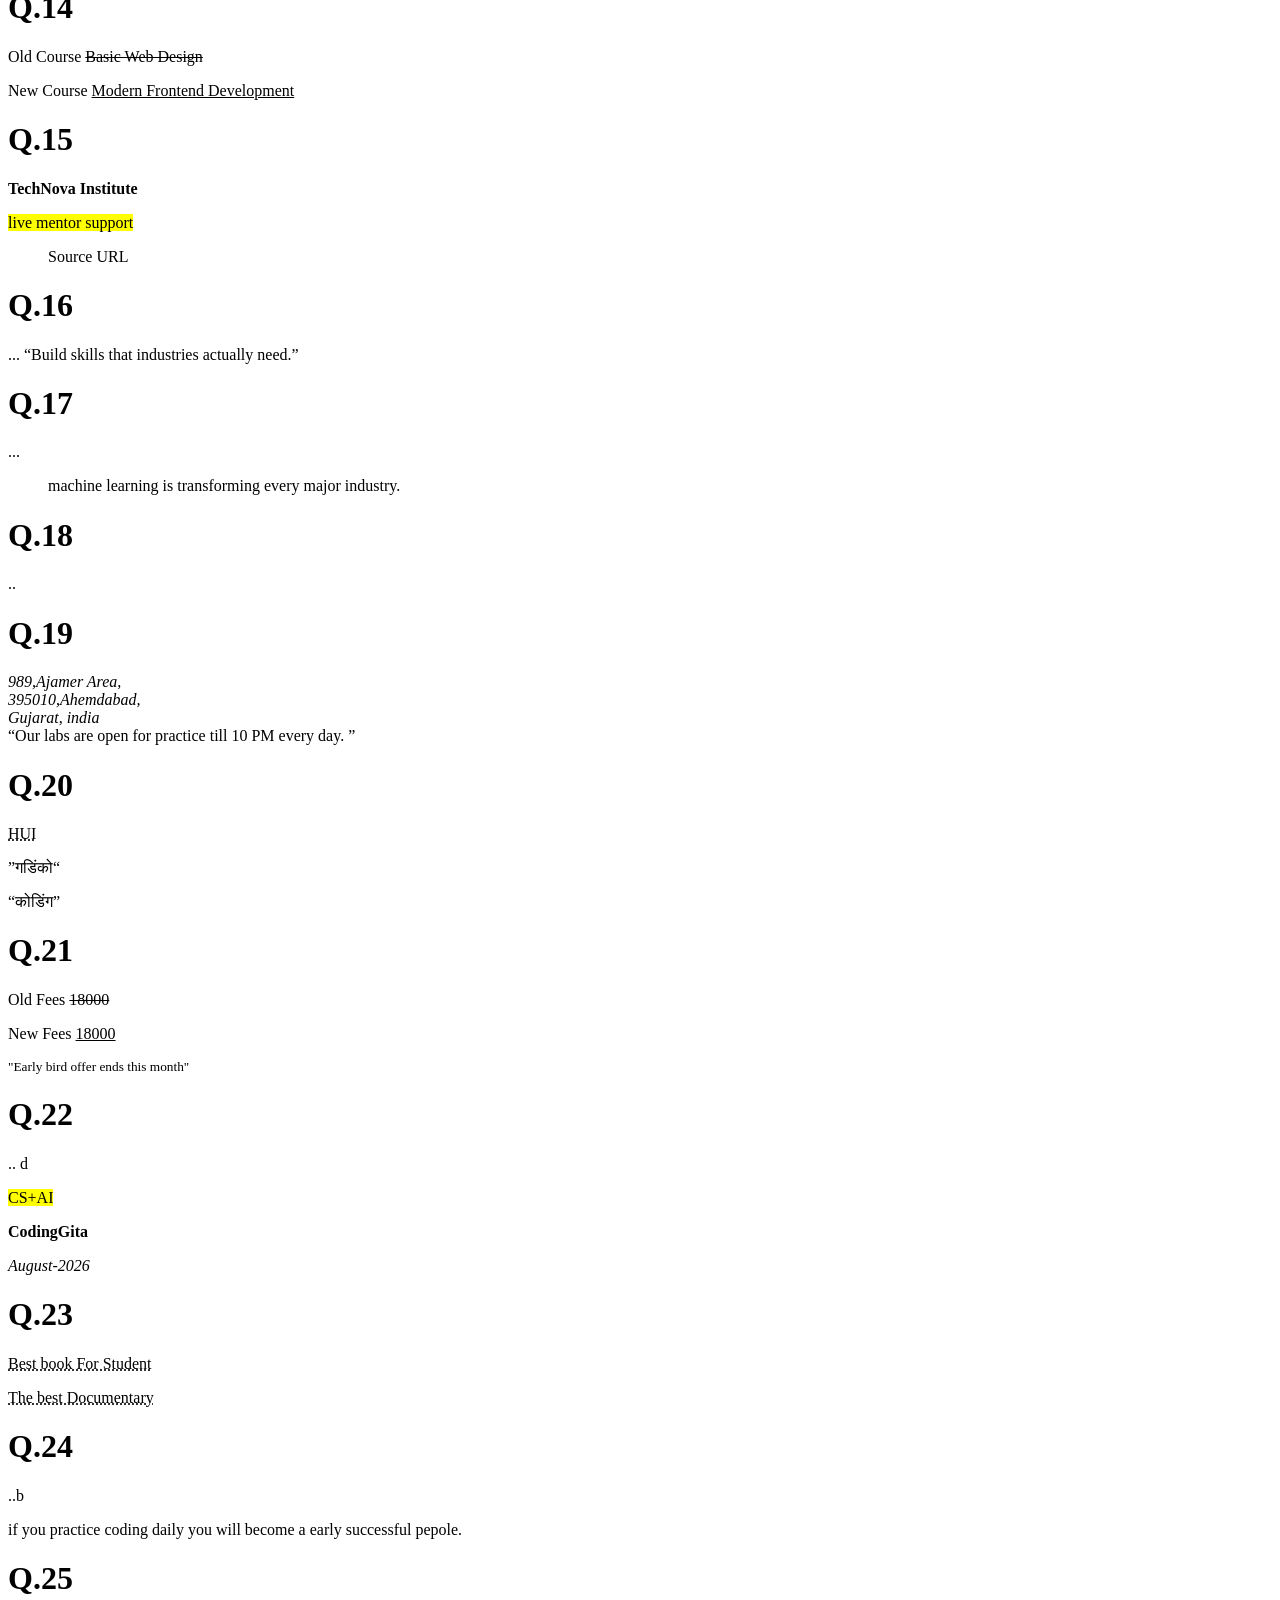
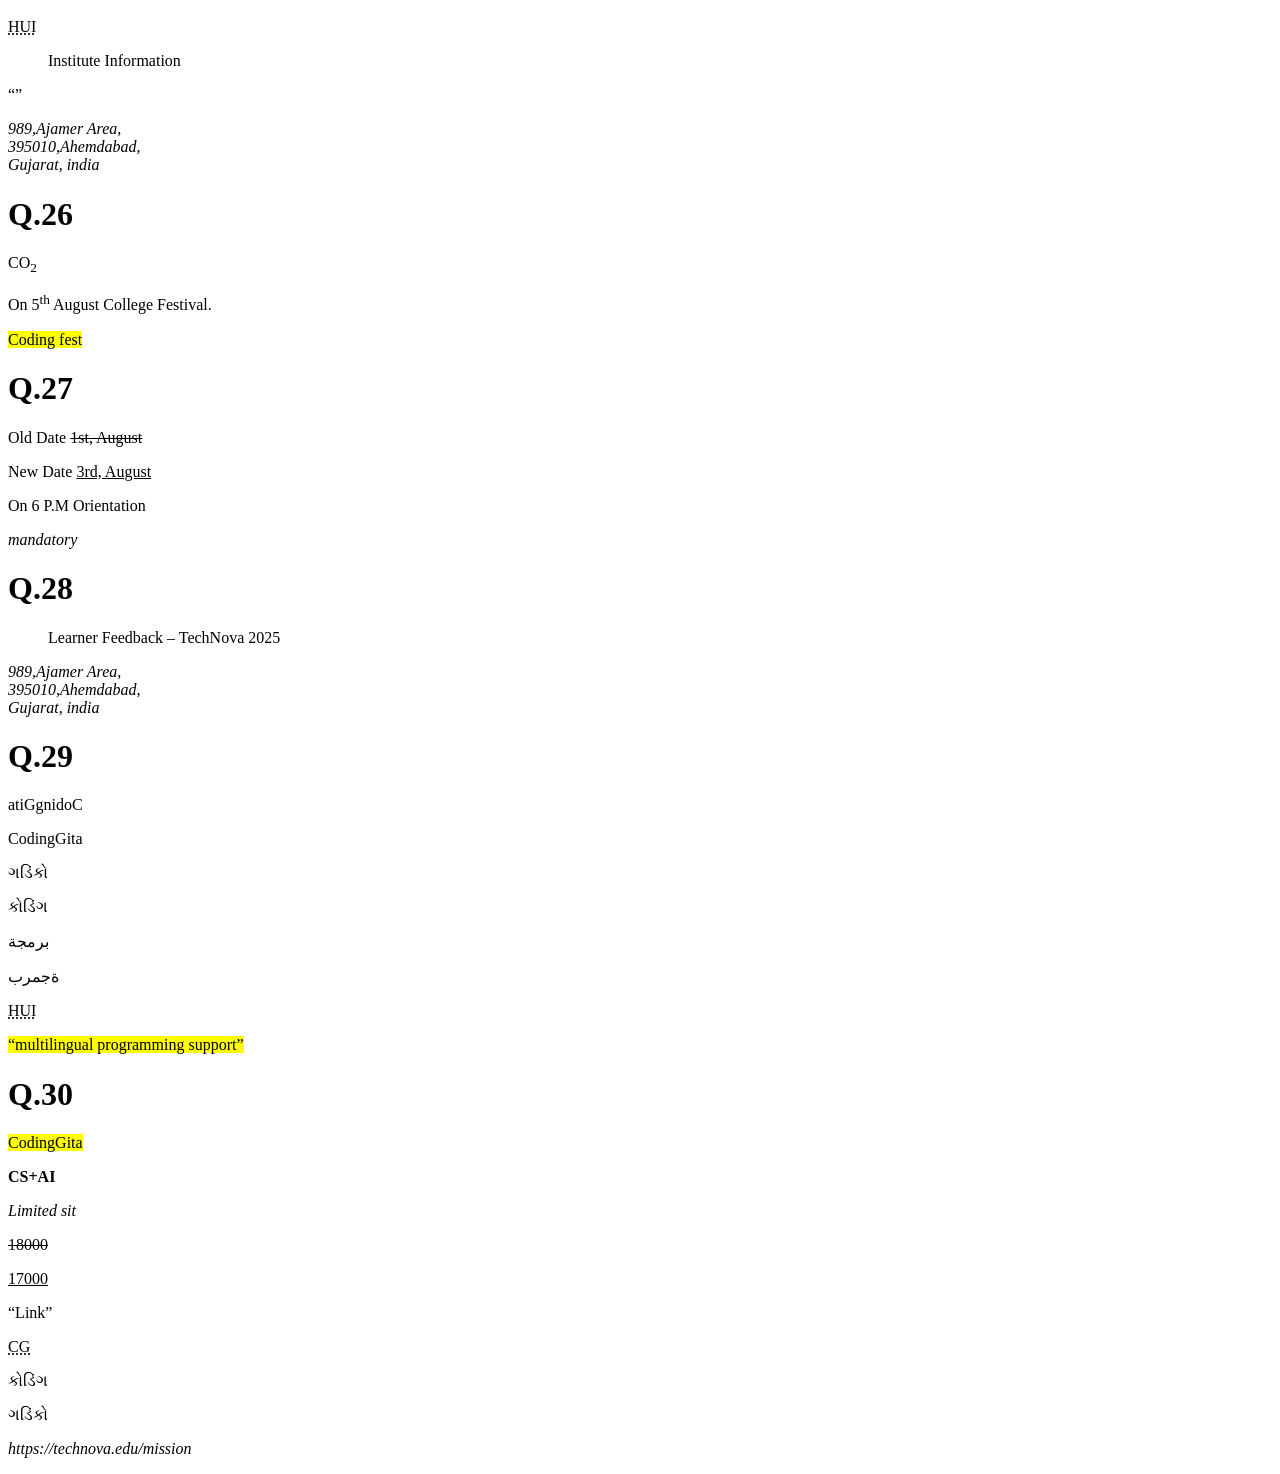
<file: HTML_CSS_JS/02_Formatting_Elements/Assignment.html>
**Answers:**
---

<!DOCTYPE html>
<html lang="en">
<head>
    <meta charset="UTF-8">
    <meta name="viewport" content="width=device-width, initial-scale=1.0">
    <title>Formating-Elements</title>
</head>
<body>

    <h1>Q.1</h1>
    <b>TechNova Institute</b>
    <i>Practical Training</i>

    <h1>Q.2</h1>
    <storng>Horizon University</storng>
    <em>excellence</em>

    <h1>Q.3</h1>
    <mark>Full Stack Bootcamp 2026</mark>
    <small>Registration closes soon</small>

    <h1>Q.4</h1>
    <del>₹12000</del>
    <ins>₹9500</ins>

    <h1>Q.5</h1>
    <p>H<sub>2</sub>O</p>
    <p>3<sup>rd</sup></p>

    <h1>Q.6</h1>
    <blockquote cite="https://school-01.vercel.app/">Consistent practice is the only shortcut to mastering programming.</blockquote>

    <h1>Q.7</h1>
    <q cite="https://horizonuni.ac.in/vision">Learning never stops for a true developer.</q>

    <h1>Q.8</h1>
    <p>Coding Gita collaborates with <abbr title="SwamiNarayan University">SNU</abbr> for advanced tech programs.</p>
    

    <h1>Q.9</h1>
    <address>
             TechNova Training Center,<br>
             45 Innovation Park, Sector 12,<br>
             Electronic City, Bengaluru,<br>
             Karnataka 560100,<br>
    </address>

    <h1>Q.10</h1>
    <p> I am studying now CodingGita in <cite>CS+AI</cite> </p>

    <h1>Q.11</h1>
    <p><bdo dir="ltr">برمجة</bdo></p>
    <p><bdo dir="rtl">برمجة</bdo></p>

    <p><bdo dir="ltr">ગુજરાતી</bdo></p>
    <p><bdo dir="rtl">ગુજરાતી</bdo></p>

    <h1>Q.12</h1>
    <blockquote>The project-based approach helped me build real applications within two months.</blockquote>
    <blockquote cite="https://chatgpt.com/">— Student Review, Batch 2025</blockquote>

    <h1>Q.13</h1>
    <blockquote>Code every day, even if it is only for thirty minutes.</blockquote>
    <blockquote cite="https://chatgpt.com/">Mentor Advice – TechNova Handbook</blockquote>

    <h1>Q.14</h1>
    <p>Old Course <del>Basic Web Design</del></p>
    <p>New Course <ins>Modern Frontend Development</ins></p>

    <h1>Q.15</h1>
    <p><b>TechNova Institute</b></p>
    <p><mark>live mentor support</mark></p>
    <p><blockquote cite="https://technova.edu/mission">Source URL</blockquote></p>

    <h1>Q.16</h1>...
    <q cite="https://technova.edu/mission">Build skills that industries actually need.</q>

    <h1>Q.17</h1>...
    <blockquote>machine learning is transforming every major industry.</blockquote>

    <h1>Q.18</h1>..

    <h1>Q.19</h1>
    <address>
              989,Ajamer Area,<br>
              395010,Ahemdabad,<br>
              Gujarat, india
    </address>

    <q cite="https://technova.edu/mission">Our labs are open for practice till 10 PM every day.

    </q>

    <h1>Q.20</h1>
    <p><abbr title="Horizon University">HUI</abbr></p>
    <p><bdo dir="rtl">“कोडिंग”</bdo></p>
    <p><bdo dir="ltr">“कोडिंग”</bdo></p>

    <h1>Q.21</h1>
    <p>Old Fees <del>18000</del></p>
    <p>New Fees <ins>18000</ins></p>
    <p><small>"Early bird offer ends this month"</small></p>

    <h1>Q.22</h1>.. d
    <p><mark>CS+AI</mark></p>
    <p><strong>CodingGita</strong></p>
    <p><em>August-2026</em></p>

    <h1>Q.23</h1>
    <p><abbr title="Clean Code">Best book For Student</abbr></p>
    <p><abbr title="The Social Dilemma">The best Documentary</abbr></p>

    <h1>Q.24</h1>..b
    <p><blockqoute>if you practice coding daily you will become a early successful pepole.</blockqoute></p>
    
    <h1>Q.25</h1>
    <p><abbr title="Horizon University">HUI</abbr></p>
    <p><blockquote cite="https://technova.edu/mission">Institute Information</blockquote></p>
    <p><q cite="https://technova.edu/mission"></q></p>
    <p><address>989,Ajamer Area,<br>
        395010,Ahemdabad,<br>
        Gujarat, india
       </address>
    </p>
    
    <h1>Q.26</h1>
    <p>CO<sub>2</sub></p>
    <p>On 5<sup>th</sup> August College Festival.</p>
    <p><mark>Coding fest</mark></p>

    <h1>Q.27</h1>
    <p>Old Date <del>1st, August</del></p>
    <p>New Date <ins>3rd, August</ins></p>
    <p><samll>On 6 P.M Orientation</samll></p>
    <em>mandatory</em>

    <h1>Q.28</h1>
    <p><blockquote cite="https://technova.edu/mission">Learner Feedback – TechNova 2025</blockquote></p>
    <p><address>989,Ajamer Area,<br>
        395010,Ahemdabad,<br>
        Gujarat, india
    </address></p>

    <h1>Q.29</h1>
    <p><bdo dir="rtl">CodingGita</bdo></p>
    <p><bdo dir="ltr">CodingGita</bdo></p>
    <p><bdo dir="rtl">કોડિંગ</bdo></p>
    <p><bdo dir="ltr">કોડિંગ</bdo></p>
    <p><bdo dir="rtl">برمجة</bdo></p>
    <p><bdo dir="ltr">برمجة</bdo></p>
    <p><abbr title="Horizon University">HUI</abbr></p>
    <p><mark>“multilingual programming support”</mark></p>

    <h1>Q.30</h1>
    <p><mark>CodingGita</mark></p>
    <p><strong>CS+AI</strong></p>
    <p><em>Limited sit</em></p>
    <p><del>18000</del></p>
    <p><ins>17000</ins></p>
    <p><q cite="https://technova.edu/mission">Link</q></p>
    <p><abbr title="CodingGita">CG</abbr></p>
    <p><bdo dir="ltr">કોડિંગ</bdo></p>
    <p><bdo dir="rtl">કોડિંગ</bdo></p>
    <p><cite>https://technova.edu/mission</cite></p>



    
</body>
</html>
</file>
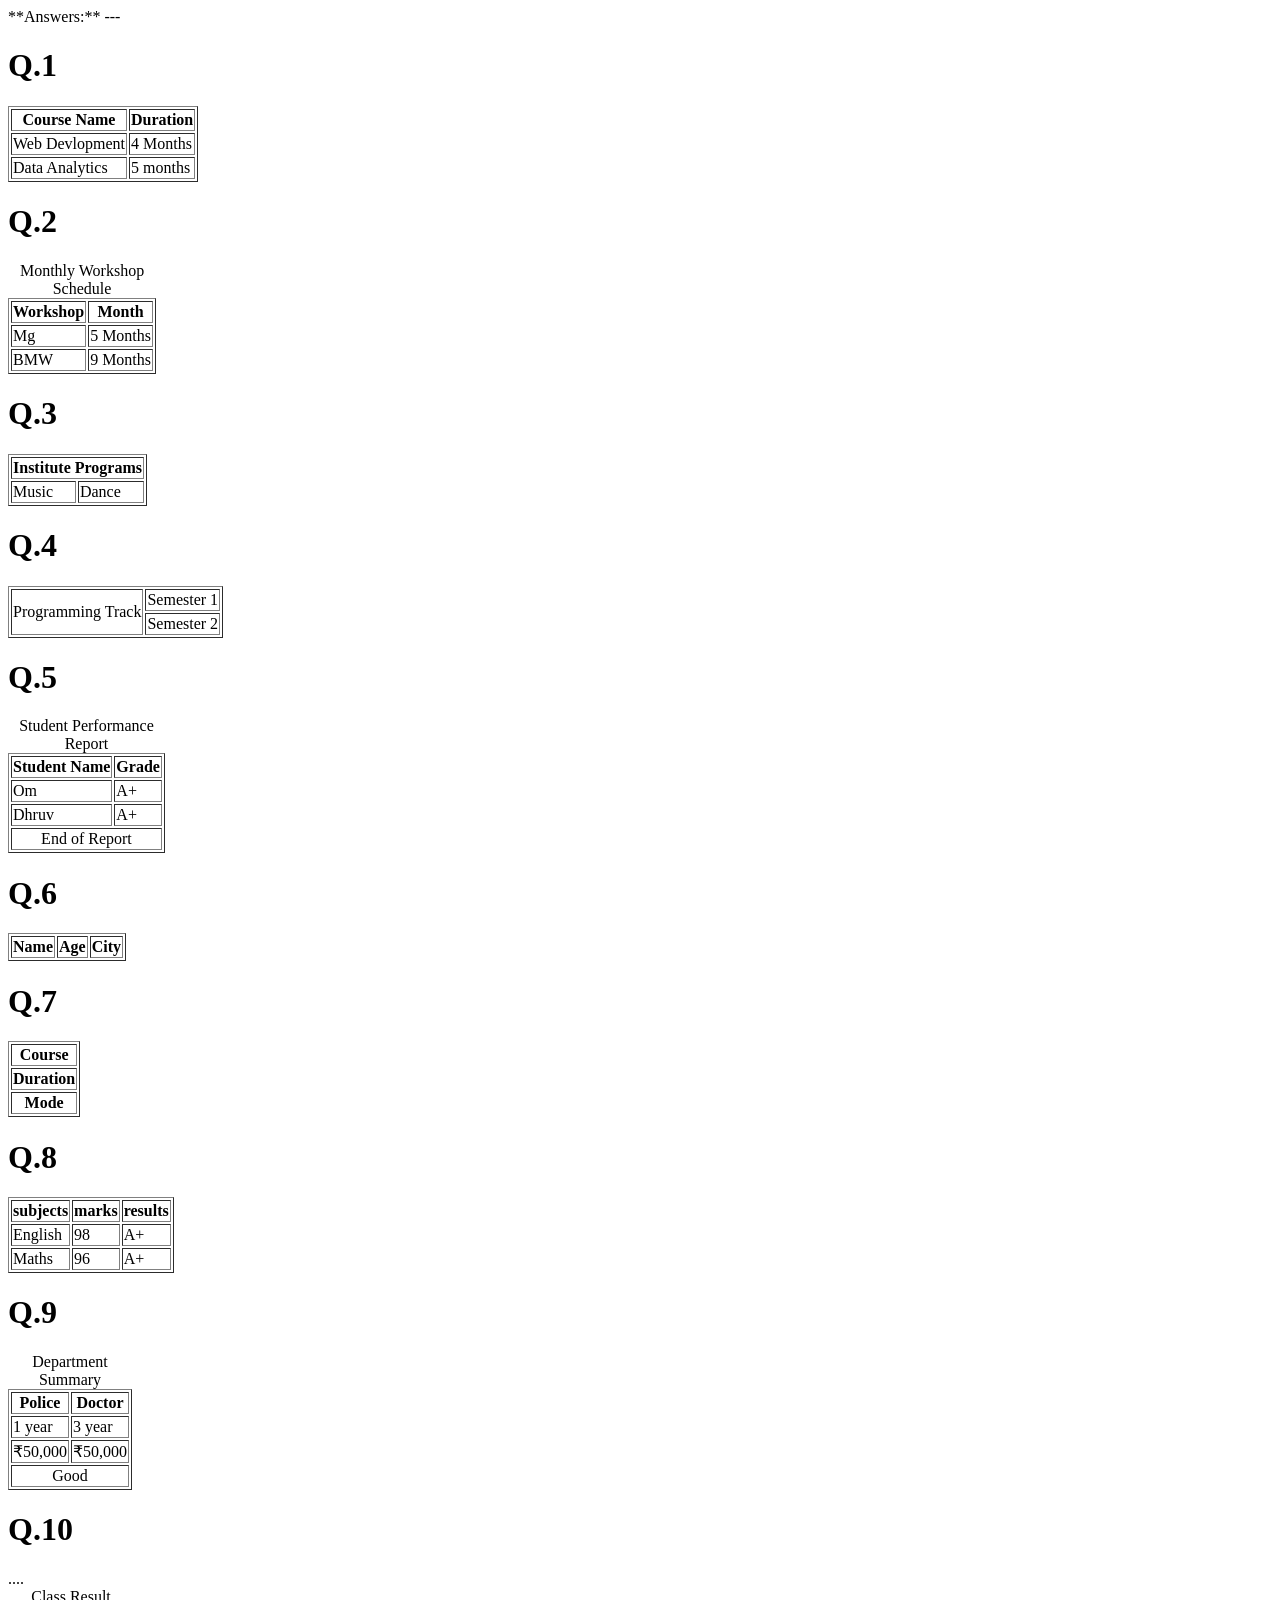
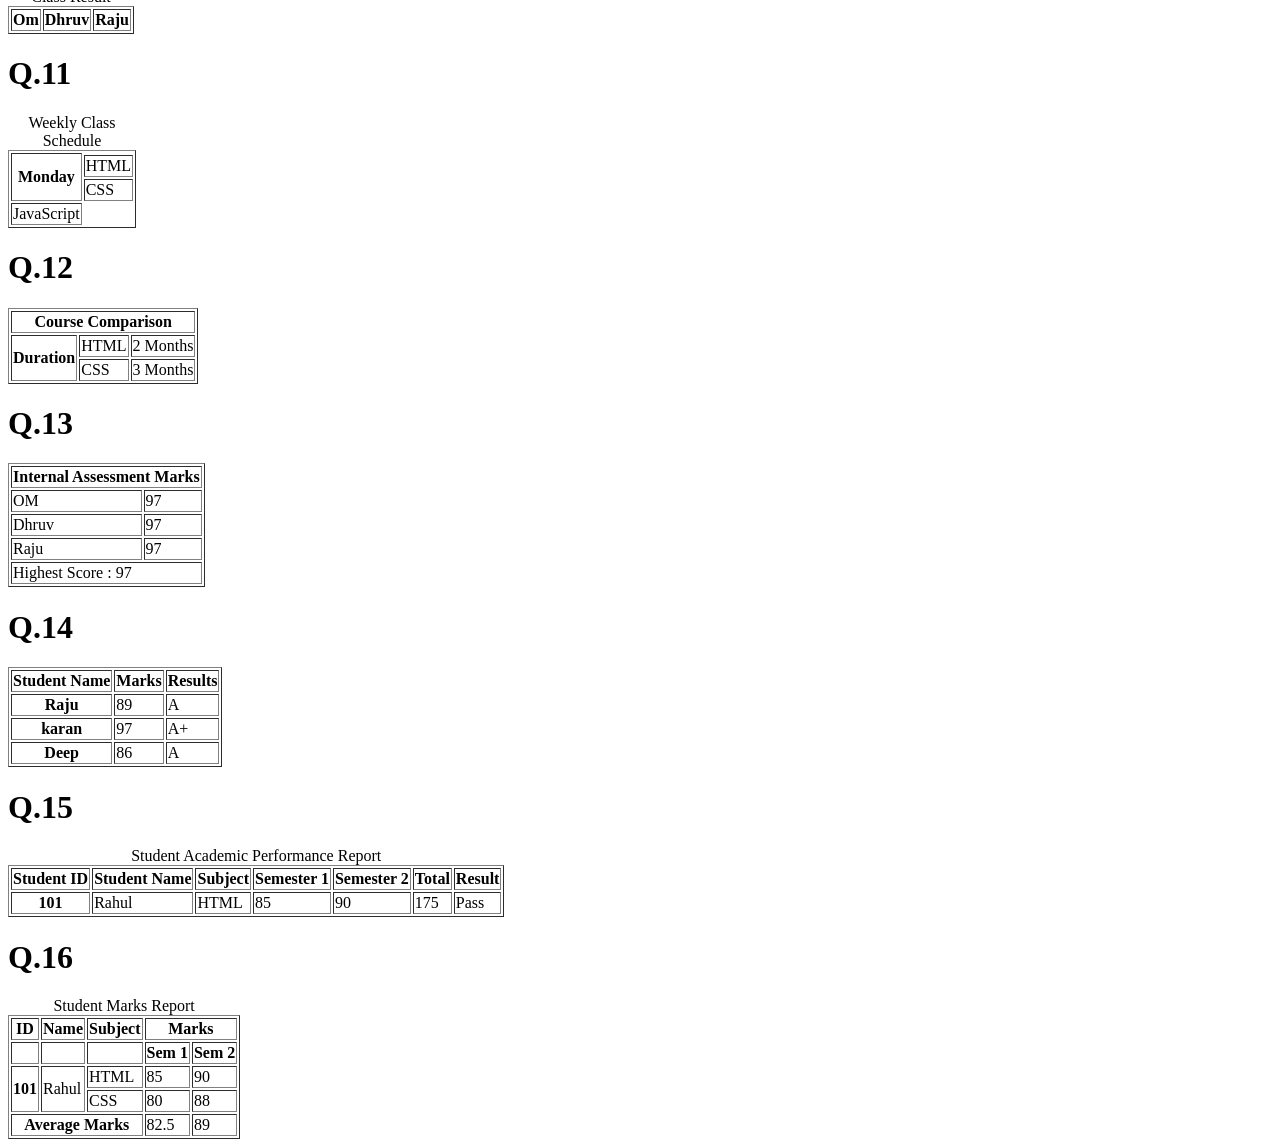
<file: HTML_CSS_JS/03_Table/Assignment.html>
**Answers:**
---

<!DOCTYPE html>
<html lang="en">
<head>
    <meta charset="UTF-8">
    <meta name="viewport" content="width=device-width, initial-scale=1.0">
    <title>Table</title>
</head>
<body>

    <h1>Q.1</h1>
    <table border="1">
        <tr>
            <th>Course Name</th>
            <th>Duration</th>
        </tr>

        <tr>
            <td>Web Devlopment</td>
            <td>4 Months</td>
        </tr>

        <tr>
            <td>Data Analytics</td>
            <td>5 months</td>
        </tr>
    </table>

    <h1>Q.2</h1>
    <table border="1">
        <caption>Monthly Workshop Schedule</caption>

        <tr>
            <th>Workshop</th>
            <th>Month</th>
        </tr>
        
        <tr>
            <td>Mg</td>
            <td>5 Months</td>

        </tr>

        <tr>
            <td>BMW</td>
            <td>9 Months</td>
        </tr>
    </table>

    <h1>Q.3</h1>

    <table border="1">
        <tr>
            <th colspan="2">Institute Programs</th>
        </tr>
        <tr>
            <td>Music</td>
            <td>Dance</td>
        </tr>
    </table>

    <h1>Q.4</h1>

    <table border="1">
    <tr>
        <td rowspan="2">Programming Track</td>
        <td>Semester 1</td>
    </tr>
    <tr>
        <td>Semester 2</td>
    </tr>
</table>

<h1>Q.5</h1>

<table border="1">
    <caption>Student Performance Report</caption>

    <thead>
        <tr>
            <th>Student Name</th>
        <th>Grade</th>
        </tr>
    </thead>

    <tbody>
        <tr>
            <td>Om</td>
            <td>A+</td>
        </tr>

        <tr>
            <td>Dhruv</td>
            <td>A+</td>
        </tr>
        
    </tbody>

    <tfoot>

        <tr>
            <td colspan="2" align="center">End of Report</td>
        </tr>

    </tfoot>

</table>

<h1>Q.6</h1>

<table border="1">
    <tr>
    
            <th scope="col">Name</th>
            <th scope="col">Age</th>
            <th scope="col">City</th>
    </tr>

</table>

    <h1>Q.7</h1>

    <table border="1">

                      <tr>
                        <th scope="row">Course</th>
                      </tr>

                      <tr>
                        <th scope="row">Duration</th>
                      </tr>

                      <tr>
                        <th scope="row">Mode</th>
                      </tr>

    </table>

    <h1>Q.8</h1>

    <table border="1">

        <tr>
            <th id="subject">subjects</th>
            <th id="mark">marks</th>
            <th id="result">results</th>
        </tr>

        <tr>
            <td headers="#subject">English</td>
            <td headers="#mark">98</td>
            <td headers="#result">A+</td>
        </tr>

        <tr>
            <td headers="#subject">Maths</td>
            <td headers="#mark">96</td>
            <td headers="#result">A+</td>
        </tr>

        
    </table>

    <h1>Q.9</h1>

    <table border="1">

        <caption>Department Summary</caption>

        <thead>
            <tr>
                <th>Police</th>
                <th>Doctor</th>
            </tr>
        </thead>

        <tbody>
            <tr>
                <td>1 year</td>
                <td>3 year</td>
            </tr>
            
            <tr>
                <td>₹50,000</td>
                <td>₹50,000</td>
            </tr>
        </tbody>

        <tfoot>
            <tr>
                <td colspan="2" align="center">Good</td>
            </tr>
        </tfoot>


    </table>

    <h1>Q.10</h1>....

    <table border="1">

       <caption>Class Result</caption>

       <thead>

        <tr>

            <th>Om</th>
            <th>Dhruv</th>
            <th>Raju</th>

        </tr>

       </thead>

    </table>

    <h1>Q.11</h1>

    <table border="1">
        <caption>Weekly Class Schedule</caption>

        <tr>
            <th rowspan="3">Monday</th>
        
        </tr>

        <tr>
            <td>HTML</td>
        </tr>

        <tr>
            <td>CSS</td>
        </tr>

        <tr>
            <td>JavaScript</td>
        </tr>

    </table>
    

    <h1>Q.12</h1>

    <table border="1">
        
        <tr>
            <th colspan="3">Course Comparison</th>
        </tr>

        <tr>
            <th rowspan="2">Duration</th>
            <td>HTML</td>
            <td>2 Months</td>
        </tr>

        <tr>
            <td>CSS</td>
            <td>3 Months</td>
        </tr>

    </table>

    <h1>Q.13</h1>

    <table border="1">
        <thead>

            <tr>
                <th scope="col" colspan="2">Internal Assessment Marks</th>
            </tr>
        </thead>

        <tbody>

            <tr>
                <td>OM</td>
                <td>97</td>
            </tr>

            <tr>
                <td>Dhruv</td>
                <td>97</td>
            </tr>

            <tr>
                <td>Raju</td>
                <td>97</td>
            </tr>
            
        </tbody>

        <tfoot>
            <tr>
                <td colspan="2">Highest Score : 97</td>
            </tr>
        </tfoot>
    </table>


    <h1>Q.14</h1>

    <table border="1">

        <tr>
            <th id="name" scope="col">Student Name</th>
            <th id="marks" scope="col">Marks</th>
            <th id="result" scope="col">Results</th>
        </tr>

        <tr>
            <th id="raju" scope="row">Raju</th>
            <td headers="raju marks">89</td>
            <td headers="raju result">A</td>
        </tr>

        
        <tr>
            <th id="karan" scope="row">karan</th>
            <td headers="karan marks">97</td>
            <td headers="karan result">A+</td>
        </tr>

        
        <tr>
            <th id="deep" scope="row">Deep </th>
            <td headers="deep marks">86</td>
            <td headers="deep result">A</td>
        </tr>

    </table>

    <h1>Q.15</h1>

    <table border="1">

        <caption>Student Academic Performance Report</caption>

        <thead>
            <tr>
                <th id="id" scope="col">Student ID</th>
                <th id="name" scope="col">Student Name</th>
                <th id="subject" scope="col">Subject</th>
                <th id="sem1" scope="col">Semester 1</th>
                <th id="sem2" scope="col">Semester 2</th>
                <th id="total" scope="col">Total</th>
                <th id="result" scope="col">Result</th>
            </tr>
        </thead>

        <tbody>
            <tr>
                <th id="101" scope="row">101</th>
                <td headers="name of101">Rahul</td>
                <td headers="subject of101">HTML</td>
                <td headers="sem1 mark">85</td>
                <td headers="sem2 mark">90</td>
                <td headers="total ofmarks">175</td>
                <td headers="result">Pass</td>
            </tr>
        </tbody>
        

    </table>


    <h1>Q.16</h1>

<table border="1">

    <caption>Student Marks Report</caption>

    <thead>
        <tr>
            <th id="id" scope="col">ID</th>
            <th id="name" scope="col">Name</th>
            <th id="subject" scope="col">Subject</th>

            <th id="marks" scope="colgroup" colspan="2">
                Marks
            </th>
        </tr>

        <tr>
            <th></th>
            <th></th>
            <th></th>
            <th id="sem1" scope="col">Sem 1</th>
            <th id="sem2" scope="col">Sem 2</th>
        </tr>
    </thead>

    <tbody>

        <tr>
            <th id="101" scope="row" rowspan="2">101</th>

            <td headers="name 101" rowspan="2">
                Rahul
            </td>

            <td headers="subject 101">HTML</td>
            <td headers="sem1 101">85</td>
            <td headers="sem2 101">90</td>
        </tr>

        <tr>
            <td headers="subject 101">CSS</td>
            <td headers="sem1 101">80</td>
            <td headers="sem2 101">88</td>
        </tr>

    </tbody>

    <tfoot>
        <tr>
            <th colspan="3">Average Marks</th>
            <td>82.5</td>
            <td>89</td>
        </tr>
    </tfoot>

</table>
    
</body>
</html>
</file>
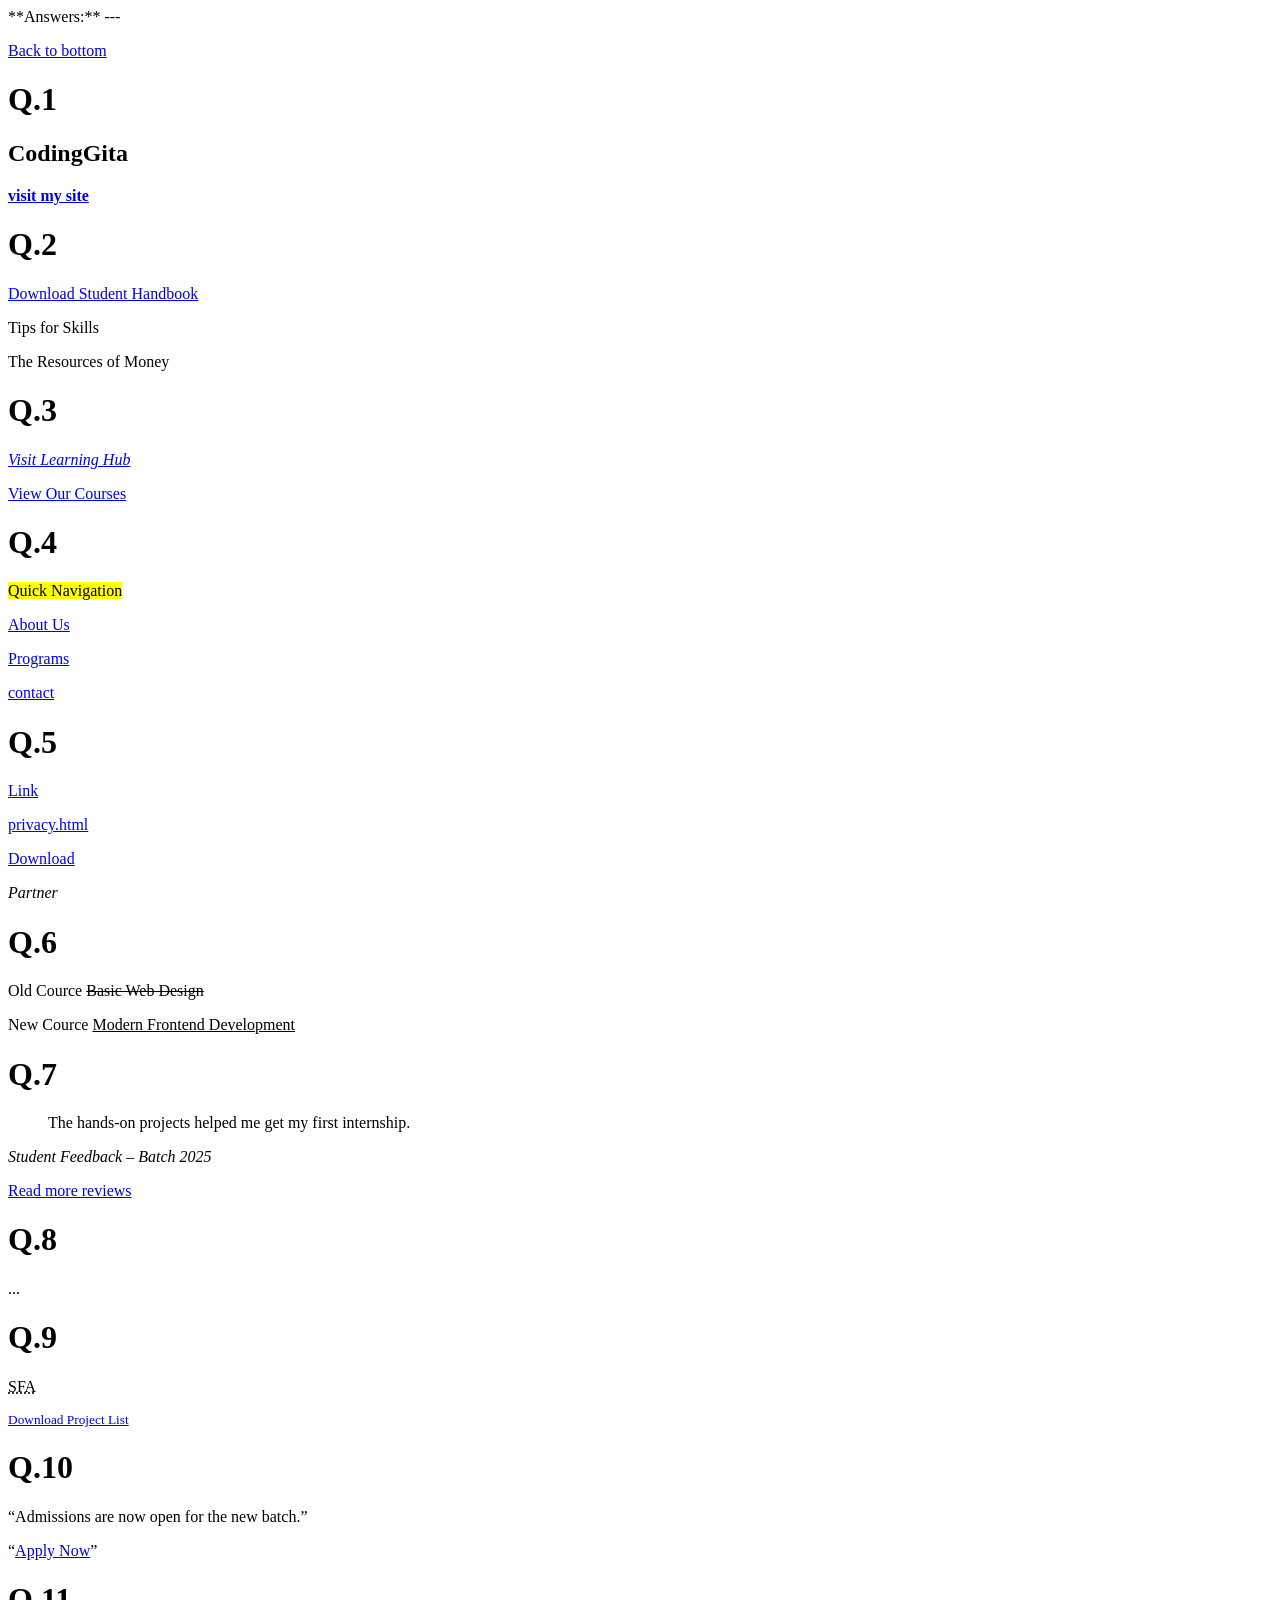
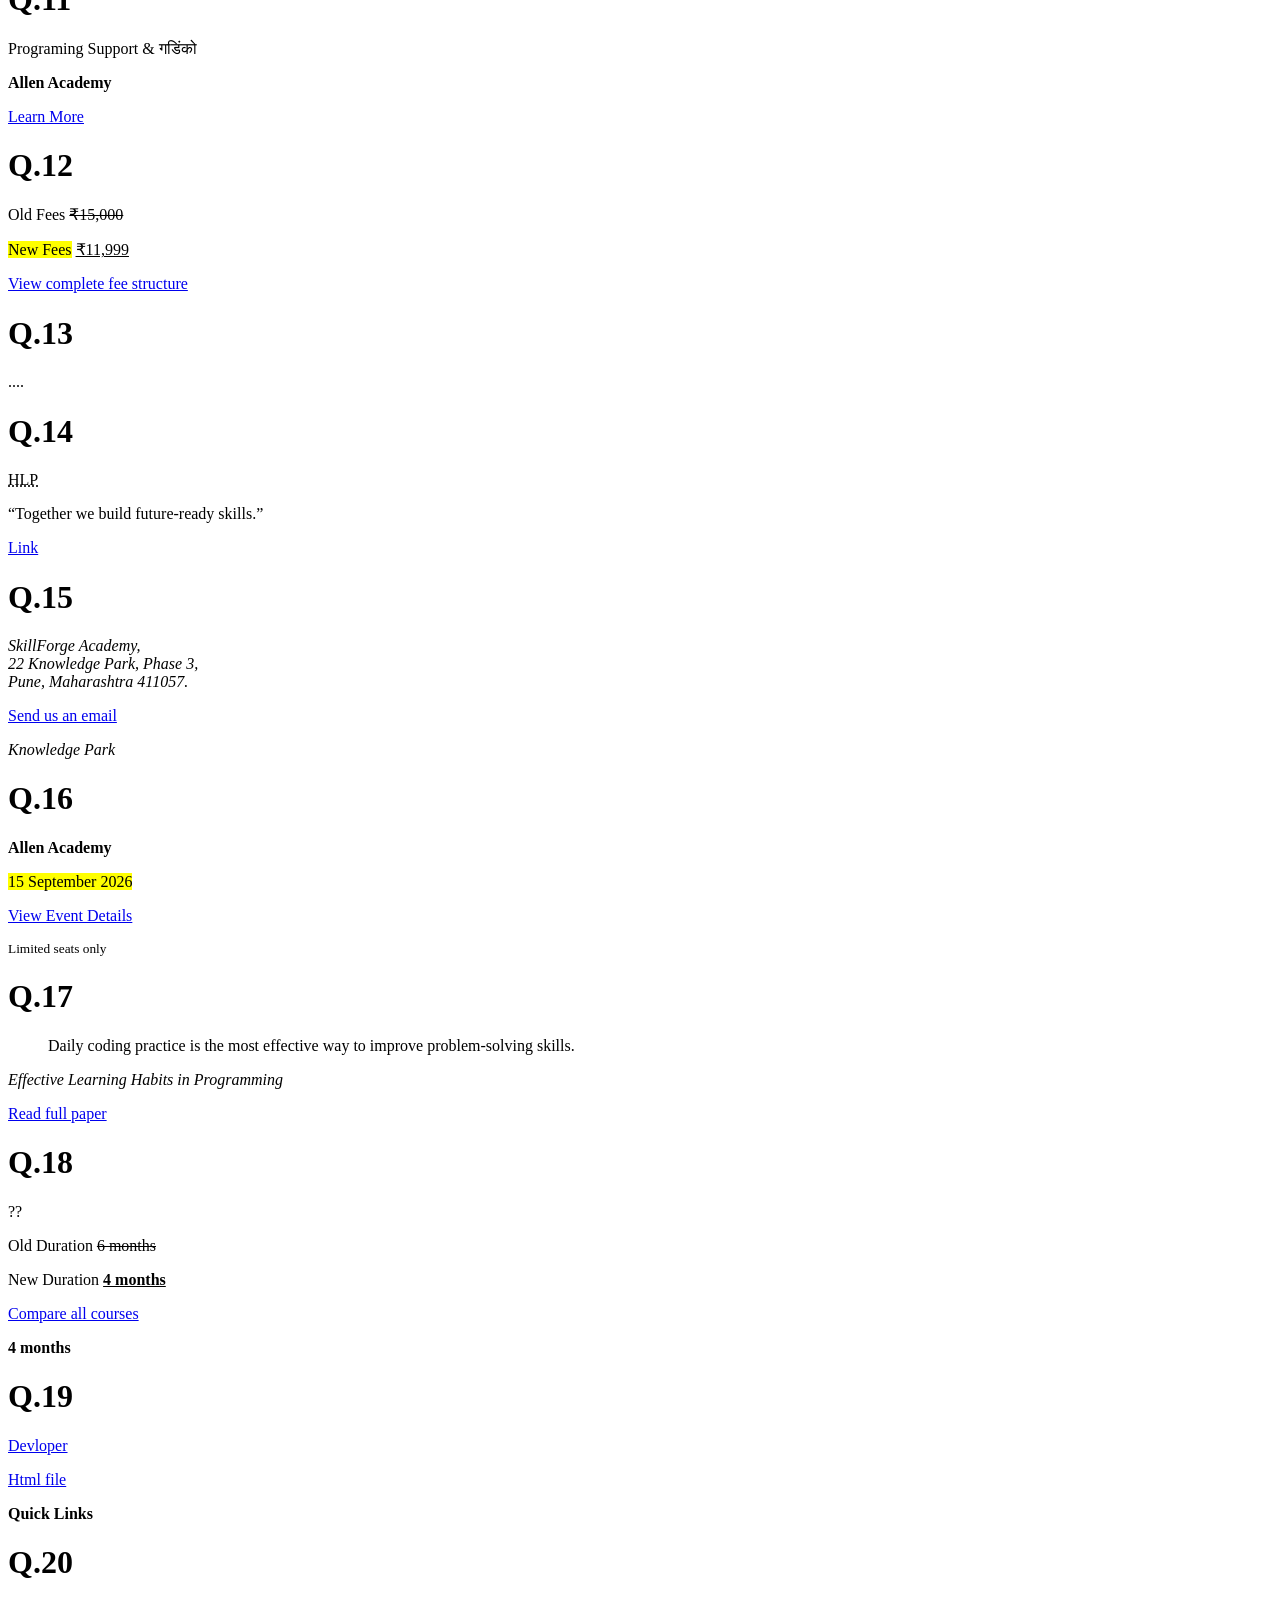
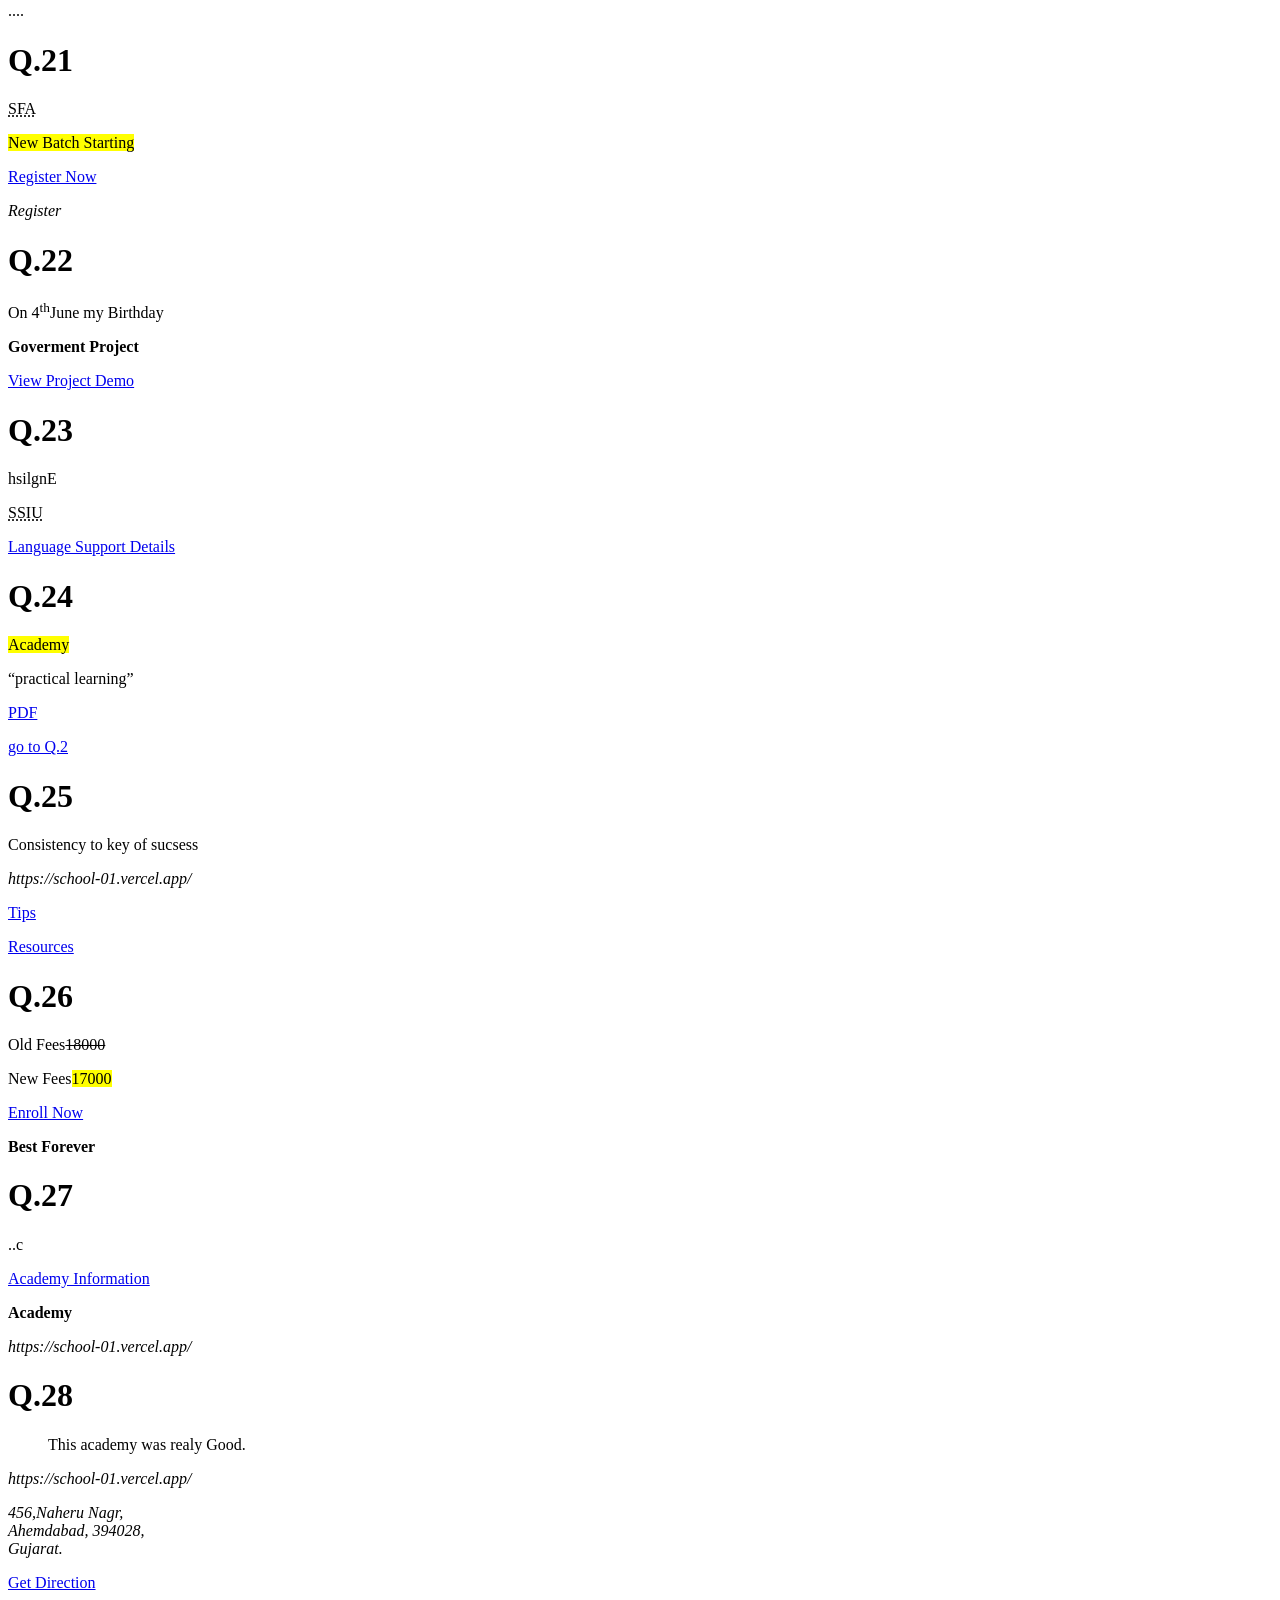
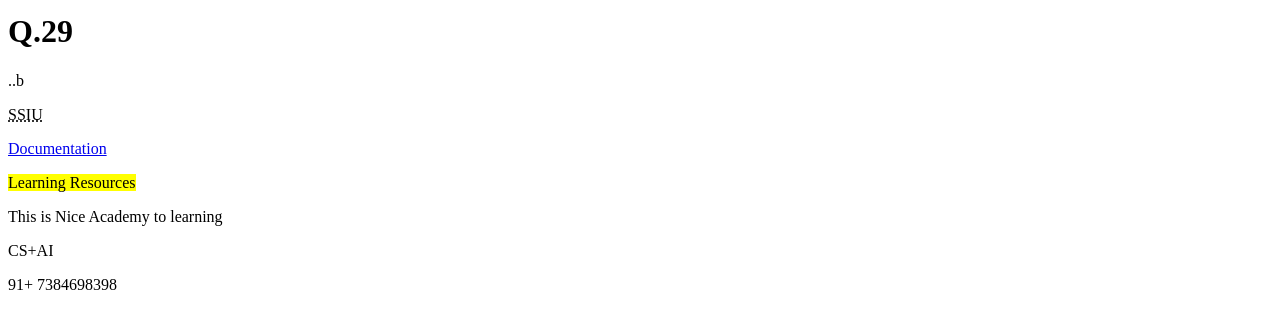
<file: HTML_CSS_JS/04_Linking/Assignment.html>
**Answers:**
---

<!DOCTYPE html>
<html lang="en">
<head>
    <meta charset="UTF-8">
    <meta name="viewport" content="width=device-width, initial-scale=1.0">
    <title>Linking</title>
</head>
<body>

  <p><a href="#para" target="_self">Back to bottom</a></p>

    

    <h1>Q.1</h1>
    <h2>CodingGita</h2>
    <a href="https://school-01.vercel.app/" target="_blank" title="Official website"><b>visit my site</b></a>

    <h1 id="faq">Q.2</h1>
    <a href="handbook.pdf" title="Latest version--2026"><stong>Download Student Handbook</stong></a>

    <p id="tips">Tips for Skills</p>
    <p id="resources">The Resources of Money</p>

    <h1>Q.3</h1>
    <p><a href="https://school-01.vercel.app/" target="_blank"><em>Visit Learning Hub</em></a></p>
    <p><a href="https://school-01.vercel.app/" target="_parent">View Our Courses</a></p>

    <h1>Q.4</h1>
    <p><mark>Quick Navigation</mark></p>
    <p><a href="#about">About Us</a></p>
    <p><a href="#programs">Programs</a></p>
    <p><a href="#contact">contact</a></p>



    <h1>Q.5</h1>
    <p><a href="https://edupartner.org" target="_blank">Link</a></p>
    <p><a href="https://edupartner.org" target="_self">privacy.html</a></p>
    <p><a href="terms.pdf" download title="Download Terms & Conditions">Download</a></p>
    <i>Partner</i>

    <h1>Q.6</h1>
    <p>Old Cource <del>Basic Web Design</del></p>
    <p>New Cource <ins>Modern Frontend Development</ins></p>

    <h1>Q.7</h1>
    <blockquote>The hands-on projects helped me get my first internship.</blockquote>
    <p><cite>Student Feedback – Batch 2025</cite></p>
    <p><a href="reviews.html">Read more reviews</a></p>

    <h1>Q.8</h1>...

    <h1>Q.9</h1>
    <p><abbr title="SkillForge Academy">SFA</abbr></p>
    <p><a href="project-list.pdf" download><small>Download Project List</small></a></p>

    <h1>Q.10</h1>
    <p><q cite="https://skillforge.academy/admissions">Admissions are now open for the new batch.</q></p>
    <p><q><a href="apply.html" target="_blank">Apply Now</a></q></p>

    <h1>Q.11</h1>
    <p>Programing Support & <bdo dir="rtl">कोडिंग</bdo></p>
    <p><strong>Allen Academy</strong></p>
    <p><a href="about.html" target="_parent">Learn More</a></p>

    <h1>Q.12</h1>
    <p>Old Fees <del>₹15,000</del></p>
    <p><mark>New Fees</mark> <ins>₹11,999</ins> </p>
    <p><a href="fees.html">View complete fee structure</a></p>

    <h1>Q.13</h1>....

    <h1>Q.14</h1>
    <p><abbr title="Horizon Learning Partners">HLP</abbr></p>
    <p><q>Together we build future-ready skills.</q></p>
    <p><a href="https://horizonpartners.org" target="_blank">Link</a></p>
    
    <h1>Q.15</h1>
    <p><address>
                SkillForge Academy,<br>
                22 Knowledge Park, Phase 3,<br>
                Pune, Maharashtra 411057.
       </address>
    </p>

    <p><a href="contact.html">Send us an email</a></p>

    <p><i>Knowledge Park</i></p>

    <h1>Q.16</h1>
    <p><b>Allen Academy</b></p>
    <p><mark>15 September 2026</mark></p>
    <p><a href="event.html" target="_blank">View Event Details</a></p>
    <p><small>Limited seats only</small></p>

    <h1>Q.17</h1>
    <p><blockquote>Daily coding practice is the most effective way to improve problem-solving skills.</blockquote></p>
    <p><cite>Effective Learning Habits in Programming</cite></p>
    <p><a href="https://school-01.vercel.app/" target="_blank">Read full paper</a></p>

    <h1>Q.18</h1>??
    <p>Old Duration <del>6 months</del></p>
    <p>New Duration <ins><strong>4 months</strong></ins></p>
    <p><a href="courses.html">Compare all courses</a></p>
    <p><strong>4 months</strong></p>

    <h1>Q.19</h1>
    <p><a href="https://developerdocs.io" target="_blank">Devloper</a></p>
    <p><a href="faq.html" target="_parent">Html file</a></p>
    <p><a href="brochure.pdf" download="Download 2026 Brochure"></a></p>
    <p><b>Quick Links</b></p>

    <h1>Q.20</h1>....
    <p></p>

    <h1>Q.21</h1>

    <p><abbr title="SkillForge Academy">SFA</abbr></p>
    <p><mark>New Batch Starting</mark></p>
    <p><a href="register.html" target="_self">Register Now</a></p>
    <p><em>Register</em></p>

    <h1>Q.22</h1>
    <p>On 4<sup>th</sup>June my Birthday</p>
    <p><strong>Goverment Project</strong></p>
    <p><a href="https://school-01.vercel.app/" target="_blank">View Project Demo</a></p>

    <h1>Q.23</h1>
    <p><bdo dir="rtl">English</bdo></p>
    <p><abbr title="Swarnim University">SSIU</abbr></p>
    <p><bdo dir="rtl"></bdo></p>
    <p><a href="support.html" target="_self">Language Support Details</a></p>

    <h1>Q.24</h1>
    <p><mark>Academy</mark></p>
    <p><q cite="https://school-01.vercel.app/">practical learning</q></p>
    <p><a href="1st.html" download target="_blank">PDF</a></p>
    <p><a href="#faq" target="_self">go to Q.2</a></p>

    <h1>Q.25</h1>
    <p><blockqoute>Consistency to key of sucsess</blockqoute></p>
    <cite>https://school-01.vercel.app/</cite>
    
    <p><a href="#tips">Tips</a></p>
    <p><a href="#resources">Resources</a></p>

    <h1>Q.26</h1>
    <p>Old Fees<del>18000</del></p>
    <p>New Fees<mark>17000</mark></p>
    <p><a href="enroll.html" target="_blank">Enroll Now</a></p>
    <p><strong>Best Forever</strong></p>

    <h1>Q.27</h1>..c
    <p><a href="about.html" target="_self">Academy Information</a></p>
    <p><b>Academy</b></p>
    <p><em>https://school-01.vercel.app/</em></p>

    <h1>Q.28</h1>
    <p><blockquote>This academy was realy Good.</blockquote></p>
    <p><cite>https://school-01.vercel.app/</cite></p>
    <p><address>456,Naheru Nagr,<br>
                Ahemdabad, 394028,<br>
                Gujarat.
        </address>
    </p>

    <p><a href="https://www.google.com/maps/@23.2493974,72.5342189,14z?entry=ttu&g_ep=EgoyMDI2MDgxNi4wIKXMDSoASAFQAw%3D%3D" target="_blank">Get Direction</a></p>

    <h1>Q.29</h1>..b
    <p><abbr title="SwarnimUniversity">SSIU</abbr></p>
    <p><a href="https://school-01.vercel.app/">Documentation</a></p>
    <p><mark>Learning Resources</mark></p>


    <p id="about">This is Nice Academy to learning</p>
    <p id="programs">CS+AI</p>
    <p id="contact">91+ 7384698398</p>

    

    

    
</body>
</html>
</file>
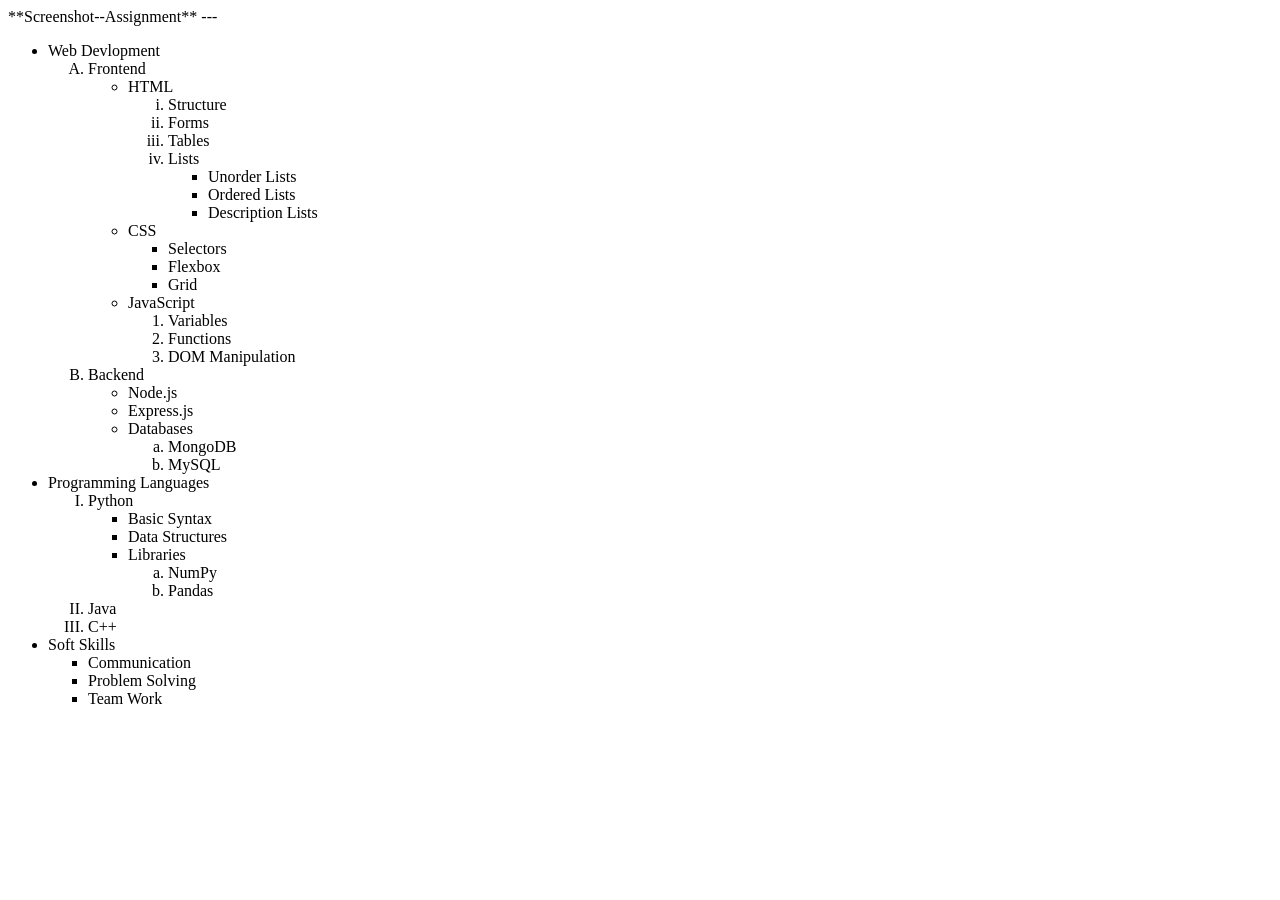
<file: HTML_CSS_JS/05_List/Screenshot_As.html>
**Screenshot--Assignment**

---

<!DOCTYPE html>
<html lang="en">
<head>
    <meta charset="UTF-8">
    <meta name="viewport" content="width=device-width, initial-scale=1.0">
    <title>image-task</title>
</head>
<body>

    <ul>
        <li>Web Devlopment

            <ol type="A">
                <li>Frontend

                    <ul type="circle">
                        <li>HTML
                            <ol type="i">
                                <li>Structure</li>
                                <li>Forms</li>
                                <Li>Tables</Li>
                                <li>Lists
                                    
                                    <ul type="square">
                                        <li>Unorder Lists</li>
                                        <li>Ordered Lists</li>
                                        <li>Description Lists</li>
                                    </ul>
                                </li>
                            </ol>
                        </li>

                        <li>CSS
                            <ul type="square">
                                <li>Selectors</li>
                                <li>Flexbox</li>
                                <li>Grid</li>
                            </ul>
                        </li>

                        <li>JavaScript

                            <ol type="1">
                                <li>Variables</li>
                                <li>Functions</li>
                                <li>DOM Manipulation</li>
                            </ol>
                        </li>
                    </ul>
                </li>

                <li>Backend
                    <ul type="circle">
                        <li>Node.js</li>
                        <li>Express.js</li>
                        <li>Databases

                            <ol type="a">
                                <li>MongoDB</li>
                                <li>MySQL</li>
                            </ol>
                        </li>
                    </ul>
                </li>
            </ol>
        </li>

        <li>Programming Languages

            <ol type="I">
                <li>Python

                    <ul>
                        <li>Basic Syntax</li>
                        <li>Data Structures</li>
                        <li>Libraries

                            <ol type="a">
                                <li>NumPy</li>
                                <li>Pandas</li>
                            </ol>
                        </li>
                    </ul>
                </li>

                <li>Java</li>
                <li>C++</li>
            </ol>
        </li>

        <li>Soft Skills

            <ul type="square">

                <li>Communication</li>
                <li>Problem Solving</li>
                <li>Team Work</li>
            </ul>
        </li>
    </ul>
    
</body>
</html>
</file>
<file: HTML_CSS_JS/001_CSS/Project-01/style.css>
body {
  margin: 0;
  background-color: #ffffff;
  font-family: "Times New Roman", serif;
}

/* the whole row: team - score - team */
.game {
  display: flex;
  justify-content: center;
  padding-top: 8px;
}

.team {
  display: flex;
}

.card {
  width: 115px;
  padding: 8px;
  margin: 0 8px;
  border: 2px solid #dddddd;
  border-radius: 6px;
  text-align: center;
}

.card img {
  width: 100px;
}

.name {
  width: 80px;
  margin: 0 auto;
  font-size: 14px;
}

.points {
  margin: 4px 0 0 0;
  font-size: 40px;
}

.score {
  width: 300px;
  margin: 0;
  font-size: 40px;
  font-weight: normal;
  text-align: center;
}

@media (max-width: 800px) {
  .game {
    flex-direction: column;
    align-items: center;
  }
  .score {
    width: auto;
    margin: 10px 0;
  }
}
</file>
<file: HTML_CSS_JS/001_CSS/Project-02/style.css>
body {
  margin: 0;
  background-color: #1c1c1c;
  font-family: Arial, Helvetica, sans-serif;
}

.calculator {
  box-sizing: border-box;
  width: 609px;
  max-width: 100%;
  margin: 0 auto;
  padding: 0 49px 35px 42px;
}

.display {
  height: 214px;
  line-height: 230px;
  text-align: right;
  font-size: 142px;
  color: #ffffff;
}

/* 4 columns of buttons */
.buttons {
  display: grid;
  grid-template-columns: repeat(4, 1fr);
  column-gap: 27px;
  row-gap: 17px;
}

.btn {
  height: 108px;
  border: none;
  border-radius: 54px;
  font-size: 36px;
  font-family: Arial, Helvetica, sans-serif;
  color: #ffffff;
}

.light {
  background-color: #a5a5a5;
  color: #1c1c1c;
}

.dark {
  background-color: #505050;
}

.orange {
  background-color: #ff9500;
}

/* the 0 button is two columns wide */
.zero {
  grid-column: span 2;
  text-align: left;
  padding-left: 32px;
}

@media (max-width: 500px) {
  .calculator {
    padding: 0 15px 20px 15px;
  }
  .display {
    font-size: 80px;
    height: 150px;
    line-height: 150px;
  }
  .buttons {
    column-gap: 12px;
    row-gap: 12px;
  }
  .btn {
    height: 70px;
    border-radius: 35px;
    font-size: 26px;
  }
}
</file>
<file: HTML_CSS_JS/001_CSS/Project-03/style.css>
body {
  margin: 0;
  background-color: #ffffff;
  font-family: Arial, Helvetica, sans-serif;
}

/* puzzle on the left, answer on the right */
.page {
  display: flex;
  justify-content: center;
  gap: 33px;
  padding-top: 70px;
}

.board h2 {
  margin: 0 0 20px 0;
  text-align: center;
  font-size: 20px;
  font-weight: normal;
  letter-spacing: 3px;
}

.grid {
  border-collapse: collapse;
}

/* thick lines around every 3x3 box */
.grid colgroup,
.grid tbody {
  border: 2px solid #000000;
}

.grid td {
  width: 30px;
  height: 30px;
  border: 1px solid #000000;
  text-align: center;
  font-size: 22px;
}

.green {
  background-color: #b2d8bf;
}

@media (max-width: 660px) {
  .page {
    flex-direction: column;
    align-items: center;
    gap: 30px;
    padding: 20px 0;
  }
}
</file>
<file: HTML_CSS_JS/001_CSS/Project-04/style.css>
body {
  margin: 0;
  background-color: #ffffff;
}

/* 3 x 3 layout: 4 homes in the corners, 4 paths and the center */
.board {
  display: grid;
  grid-template-columns: 270px 135px 270px;
  grid-template-rows: 270px 135px 270px;
  width: 675px;
  margin: 0 auto;
}

/* ---------- Homes ---------- */
.home {
  box-sizing: border-box;
  padding: 45px;
}

.red    { background-color: #e8321f; }
.green  { background-color: #357e22; }
.blue   { background-color: #061ef5; }
.yellow { background-color: #ffff50; }

.home-inner {
  display: grid;
  grid-template-columns: 1fr 1fr;
  place-items: center;
  height: 180px;
  background-color: #ffffff;
}

.coin {
  box-sizing: border-box;
  width: 44px;
  height: 44px;
  border: 4px solid;
  border-radius: 50%;
}

.red-border    { border-color: #e8321f; }
.green-border  { border-color: #357e22; }
.blue-border   { border-color: #061ef5; }
.yellow-border { border-color: #ffff50; }

/* ---------- Paths ---------- */
.path {
  display: grid;
}

.path-top,
.path-bottom {
  grid-template-columns: repeat(3, 45px);
}

.path-left,
.path-right {
  grid-template-columns: repeat(6, 45px);
}

.cell {
  box-sizing: border-box;
  width: 45px;
  height: 45px;
  border: 1px solid #000000;
  background-color: #ffffff;
  text-align: center;
  line-height: 43px;
  font-size: 32px;
}

/* colored cells need to win over the white background */
.cell.red    { background-color: #e8321f; }
.cell.green  { background-color: #357e22; }
.cell.blue   { background-color: #061ef5; }
.cell.yellow { background-color: #ffff50; }

/* ---------- Center: 4 triangles made with borders ---------- */
.triangles {
  width: 0;
  height: 0;
  border-style: solid;
  border-width: 67.5px;
  border-color: #357e22 #ffff50 #061ef5 #e8321f;
}

@media (max-width: 700px) {
  .board {
    transform: scale(0.5);
    transform-origin: top left;
    margin: 0;
  }
}
</file>
<file: HTML_CSS_JS/001_CSS/Project-05/style.css>
body {
  margin: 0;
  min-height: 100vh;
  font-family: "Poppins", Arial, sans-serif;
  color: #ffffff;
  /* dark night sky on top, green ground at the bottom */
  background: linear-gradient(to bottom, #1c2a42 0%, #1e3552 55%, #1f3d22 75%, #14290f 100%);
}

.header {
  padding-top: 38px;
  text-align: center;
}

.logo {
  display: inline-block;
  margin: 0;
  padding-left: 40px;
  font-size: 30px;
  font-weight: 800;
  line-height: 27px;
  text-align: left;
}

/* two team boxes side by side */
.teams {
  display: flex;
  justify-content: center;
  gap: 93px;
  margin-top: 80px;
}

.team {
  width: 428px;
  height: 342px;
  border-radius: 18px;
  text-align: center;
}

.team-ind { background-color: #1459b0; }
.team-pak { background-color: #3a9a2e; }

.team h1 {
  margin: 44px 0 34px 0;
  font-size: 84px;
  font-weight: 700;
  line-height: 100px;
}

.balls {
  display: flex;
  justify-content: center;
  gap: 8px;
}

.balls span {
  width: 46px;
  height: 46px;
  line-height: 46px;
  border-radius: 50%;
  background-color: #ffffff;
  color: #000000;
  font-size: 24px;
  font-weight: 800;
}

.score {
  margin: 22px 0 0 0;
  font-size: 44px;
  font-weight: 700;
}

/* bat and reset buttons */
.buttons {
  display: flex;
  justify-content: center;
  gap: 57px;
  margin-top: 72px;
}

.button {
  width: 92px;
  height: 92px;
  border: 3px solid #ffffff;
  border-radius: 18px;
  font-size: 48px;
  color: #ffffff;
  cursor: pointer;
}

.bat {
  background-color: #f7b52c;
  border-color: #f7c553;
  box-shadow: 0 6px 0 #d58f1b;
}

.reset {
  background-color: #e7262c;
  box-shadow: 0 6px 0 #b9191e;
}

@media (max-width: 1000px) {
  .teams {
    flex-direction: column;
    align-items: center;
    gap: 25px;
  }
}

@media (max-width: 500px) {
  .team {
    width: 90%;
    height: auto;
    padding-bottom: 25px;
  }
  .team h1 {
    font-size: 56px;
    margin: 20px 0 15px 0;
  }
  .balls span {
    width: 36px;
    height: 36px;
    line-height: 36px;
    font-size: 18px;
  }
}
</file>
<file: HTML_CSS_JS/001_CSS/Project-06/style.css>
body {
  margin: 0;
  min-height: 100vh;
  font-family: "Nunito Sans", Arial, sans-serif;
  font-size: 17px;
  background: #ffffff url("assets/background.png") no-repeat right bottom;
}

/* ---------- Header ---------- */
.header {
  position: relative;
  padding: 80px 0 0 57px;
}

.logo {
  position: absolute;
  top: 18px;
  right: 72px;
}

.header h1 {
  margin: 0;
  font-size: 50px;
  font-weight: 900;
  text-shadow: 2px 3px 5px rgba(0, 0, 0, 0.45);
}

.header h2 {
  margin: 8px 0 0 0;
  font-size: 22px;
  font-weight: 700;
  color: #6b6b6b;
}

/* ---------- Scorecard ---------- */
.scorecard {
  width: 947px;
  max-width: 100%;
  margin: 23px 0 40px 56px;
  background-color: #ffffff;
  box-shadow: 0 2px 8px rgba(0, 0, 0, 0.15);
}

.innings {
  display: flex;
  justify-content: space-between;
  padding: 0 15px 0 21px;
  height: 43px;
  line-height: 43px;
  background-color: #f04e37;
  color: #ffffff;
  font-weight: 700;
}

table {
  width: 100%;
  border-collapse: collapse;
  table-layout: fixed;
}

td, th {
  box-sizing: border-box;
  height: 43px;
  padding: 0;
  border-bottom: 1px solid #cccccc;
  text-align: center;
  font-weight: 400;
}

/* column widths */
.name { width: 269px; }
th:nth-child(2) { width: 330px; }
th:nth-child(3) { width: 70px; }
th:nth-child(4) { width: 75px; }
th:nth-child(5) { width: 65px; }
th:nth-child(6) { width: 55px; }

.table-head th {
  height: 45px;
  background-color: #fafafa;
  font-weight: 600;
}

th.name,
td.name,
td.label {
  padding-left: 21px;
  text-align: left;
}

.sr {
  padding-right: 15px;
  text-align: right;
}

.out {
  text-align: left;
  color: #777777;
}

.runs {
  font-weight: 700;
}

.summary {
  padding-left: 23px;
  text-align: left;
}

.player-list {
  text-align: left;
}

a {
  color: #2a7bde;
  text-decoration: none;
}

@media (max-width: 1000px) {
  .header {
    padding: 90px 15px 0 15px;
  }
  .header h1 {
    font-size: 32px;
  }
  .scorecard {
    margin: 25px 10px;
    overflow-x: auto;
    width: auto;
  }
  table {
    min-width: 700px;
  }
}
</file>
<file: HTML_CSS_JS/001_CSS/Project-07/style.css>
body {
  margin: 0;
  font-family: "Rubik", Arial, sans-serif;
  color: #000000;
}

/* ---------- Navbar ---------- */
.navbar {
  display: flex;
  justify-content: space-between;
  align-items: center;
  height: 40px;
  padding: 0 5%;
}

.logo {
  width: 124px;
}

.cart {
  display: flex;
  align-items: center;
  gap: 2px;
  color: #000000;
  font-size: 14px;
  font-weight: 500;
  text-decoration: none;
}

.cart img {
  width: 28px;
}

/* ---------- Hero ---------- */
.hero {
  height: 371px;
  padding: 0 5%;
  background-image: url("assets/kw-background.png");
  background-size: cover;
  background-position: center top;
  color: #ffffff;
}

.hero h1 {
  margin: 0;
  padding-top: 52px;
  font-family: "Playfair Display", Georgia, serif;
  font-size: 62px;
  font-weight: 400;
  line-height: 75px;
}

.hashtag {
  margin: 20px 0 0 0;
  font-size: 18px;
  font-weight: 500;
}

/* ---------- Sections ---------- */
.container {
  padding: 0 5% 130px 5%;
}

.section {
  padding-top: 144px;
}

.section h2 {
  margin: 0 0 6px 0;
  font-family: "Playfair Display", Georgia, serif;
  font-size: 22px;
  font-weight: 500;
}

.grid {
  display: grid;
}

.books-grid {
  grid-template-columns: repeat(6, 1fr);
  gap: 48px;
}

.four-grid {
  grid-template-columns: repeat(4, 1fr);
  gap: 80px;
}

/* ---------- Product card ---------- */
.product-img {
  display: block;
  width: 100%;
  border-radius: 10px;
}

.book {
  border-radius: 8px;
}

/* white-background pictures get a light border */
.handmade {
  box-sizing: border-box;
  border: 1px solid #dddddd;
}

.product-name {
  margin: 4px 0 0 0;
  font-size: 16px;
  font-weight: 600;
  line-height: 22px;
}

.product-sub {
  margin: 6px 0 0 0;
  font-size: 13px;
  line-height: 20px;
  color: #777777;
}

.price-row {
  display: flex;
  justify-content: space-between;
  align-items: center;
  margin-top: 8px;
}

.price {
  font-size: 17px;
  font-weight: 600;
}

.add-btn {
  display: flex;
  align-items: center;
  gap: 5px;
  padding: 5px 8px;
  border: none;
  border-radius: 4px;
  background-color: #5b8ff9;
  color: #ffffff;
  font-family: "Rubik", Arial, sans-serif;
  font-size: 14px;
  font-weight: 600;
  cursor: pointer;
}

.add-btn img {
  width: 15px;
}

/* ---------- Tablet and mobile ---------- */
@media (max-width: 1000px) {
  .books-grid {
    grid-template-columns: repeat(3, 1fr);
    gap: 30px;
  }
  .four-grid {
    grid-template-columns: repeat(2, 1fr);
    gap: 30px;
  }
  .section {
    padding-top: 70px;
  }
}

@media (max-width: 600px) {
  .hero {
    height: 300px;
  }
  .hero h1 {
    padding-top: 30px;
    font-size: 40px;
    line-height: 50px;
  }
  .books-grid {
    grid-template-columns: repeat(2, 1fr);
    gap: 20px;
  }
  .four-grid {
    grid-template-columns: 1fr;
  }
}
</file>
<file: HTML_CSS_JS/001_CSS/Project-08/style.css>
body {
  margin: 0;
  background-color: #181818;
  font-family: "Roboto", Arial, sans-serif;
  color: #ffffff;
}

a {
  color: inherit;
  text-decoration: none;
}

/* ---------- Sidebar ---------- */
.sidebar {
  position: fixed;
  top: 0;
  left: 0;
  bottom: 0;
  width: 220px;
  overflow: hidden;
  background-color: #212121;
}

.logo-bar {
  display: flex;
  align-items: center;
  height: 58px;
  padding-left: 17px;
}

.hamburger {
  width: 22px;
  margin-right: 21px;
}

.menu {
  padding: 8px 20px 8px 0;
  border-bottom: 1px solid #383838;
}

.menu-item {
  display: flex;
  align-items: center;
  height: 34px;
  padding-left: 22px;
  font-size: 14px;
  font-weight: 500;
}

.menu-item img {
  width: 24px;
  margin-right: 18px;
}

.menu-item.selected {
  background-color: #383838;
}

.last-menu {
  border-bottom: none;
}

.menu-title {
  margin: 12px 0 6px 22px;
  font-size: 13px;
  font-weight: 500;
  color: #aaaaaa;
}

.sub-item {
  position: relative;
  height: 36px;
}

.sub-item .sub-avatar {
  width: 22px;
  margin-right: 20px;
}

.sub-item span {
  white-space: nowrap;
}

.dot {
  position: absolute;
  right: 12px;
  width: 5px;
  height: 5px;
  border-radius: 50%;
  background-color: #3ea6ff;
}

/* ---------- Main area ---------- */
.main {
  margin-left: 220px;
}

.topbar {
  display: flex;
  align-items: center;
  height: 49px;
  margin-left: 10px;
  border-bottom: 1px solid #303030;
}

.search {
  display: flex;
  margin-left: 121px;
}

.search input {
  box-sizing: border-box;
  width: 477px;
  height: 35px;
  padding: 0 10px;
  border: 1px solid #303030;
  background-color: #121212;
  color: #ffffff;
  font-family: "Roboto", Arial, sans-serif;
  font-size: 16px;
}

.search-btn {
  width: 56px;
  height: 35px;
  border: 1px solid #303030;
  background-color: #222222;
}

.search-btn img {
  width: 22px;
}

.mic {
  margin-left: 24px;
  width: 24px;
}

.actions {
  display: flex;
  align-items: center;
  gap: 20px;
  margin-left: auto;
  padding-right: 18px;
}

.actions img {
  width: 24px;
}

.actions .profile {
  width: 32px;
  border-radius: 50%;
}

/* ---------- Category chips ---------- */
.chips {
  position: relative;
  display: flex;
  align-items: center;
  gap: 12px;
  height: 49px;
  margin-left: 10px;
  padding-left: 12px;
  overflow: hidden;
  border-bottom: 1px solid #303030;
  white-space: nowrap;
}

.chip {
  padding: 0 15px;
  height: 30px;
  line-height: 30px;
  border: 1px solid #383838;
  border-radius: 15px;
  background-color: #272727;
  font-size: 14px;
}

.chip.active {
  border-color: #ffffff;
  background-color: #ffffff;
  color: #000000;
}

.chips-arrow {
  position: absolute;
  right: 22px;
  width: 8px;
  height: 8px;
  border-top: 2px solid #ffffff;
  border-right: 2px solid #ffffff;
  transform: rotate(45deg);
}

/* ---------- Video grid ---------- */
.videos {
  display: grid;
  grid-template-columns: repeat(4, 242px);
  gap: 18px 14px;
  padding: 20px 0 20px 22px;
}

.thumb {
  display: block;
  width: 242px;
  height: 136px;
}

.info {
  display: flex;
  gap: 12px;
  margin-top: 10px;
}

.no-avatar {
  display: block;
}

.avatar {
  width: 32px;
  height: 32px;
}

.title {
  margin: 0;
  font-size: 15px;
  font-weight: 500;
  line-height: 17px;
  letter-spacing: -0.3px;
}

.channel,
.stats {
  margin: 0;
  font-size: 13px;
  line-height: 15px;
  color: #aaaaaa;
}

.channel {
  margin-top: 8px;
}

.no-avatar .channel {
  margin-top: 8px;
  font-size: 13px;
}

.check {
  width: 13px;
  margin-left: 4px;
  vertical-align: middle;
}

/* ---------- Smaller screens ---------- */
@media (max-width: 1100px) {
  .videos {
    grid-template-columns: repeat(3, 242px);
  }
}

@media (max-width: 850px) {
  .sidebar {
    display: none;
  }
  .main {
    margin-left: 0;
  }
  .search {
    margin-left: 15px;
  }
  .search input {
    width: 200px;
  }
  .mic,
  .actions img:not(.profile) {
    display: none;
  }
  .videos {
    grid-template-columns: repeat(2, 1fr);
    padding: 20px 15px;
  }
  .thumb {
    width: 100%;
    height: auto;
  }
}

@media (max-width: 500px) {
  .videos {
    grid-template-columns: 1fr;
  }
}
</file>
<file: HTML_CSS_JS/001_CSS/Project-09/style.css>
body {
  margin: 0;
  background-color: #ffffff;
  font-family: Arial, Helvetica, sans-serif;
  font-size: 16px;
  color: #ffffff;
}

a {
  color: inherit;
  text-decoration: none;
}

.small {
  display: block;
  font-size: 14px;
  color: #cccccc;
}

/* ---------- Top bar ---------- */
.topbar {
  display: flex;
  align-items: center;
  height: 63px;
  background-color: #131921;
}

.logo {
  width: 143px;
  margin-left: 6px;
}

.address {
  display: flex;
  align-items: center;
  gap: 6px;
  margin-left: 10px;
  width: 195px;
}

.address img {
  width: 18px;
}

.address strong {
  font-size: 16px;
}

.search {
  display: flex;
  flex: 1;
  height: 43px;
  margin-right: 15px;
}

.search-category {
  display: flex;
  align-items: center;
  justify-content: center;
  gap: 8px;
  width: 52px;
  background-color: #f3f3f3;
  border-radius: 5px 0 0 5px;
  color: #555555;
  font-size: 14px;
}

.search input {
  flex: 1;
  border: none;
  background-color: #fffaf8;
  font-size: 16px;
}

.search-btn {
  width: 55px;
  border: none;
  border-radius: 0 5px 5px 0;
  background-color: #febd69;
}

.search-btn img {
  width: 24px;
}

.flag {
  display: flex;
  align-items: center;
  gap: 8px;
  margin-right: 22px;
}

.account {
  margin-right: 22px;
  font-size: 15px;
}

.account strong {
  font-size: 16px;
}

.cart {
  position: relative;
  display: flex;
  align-items: flex-end;
  gap: 4px;
  margin-right: 30px;
}


/* ---------- Navigation bar ---------- */
.navbar {
  display: flex;
  align-items: center;
  gap: 20px;
  height: 45px;
  padding-left: 17px;
  background-color: #232f3e;
  font-size: 17px;
}

.navbar .all {
  display: flex;
  align-items: center;
  gap: 6px;
  font-weight: bold;
}

.prime-day {
  display: flex;
  align-items: center;
  gap: 10px;
  margin-left: auto;
  font-size: 14px;
}

.lion {
  width: 100px;
}

.nav-end {
  height: 34px;
}

/* ---------- Hero ---------- */
.hero {
  position: relative;
  height: 771px;
  margin: 0 30px 0 13px;
  background: url("assets/background-picture.png") no-repeat top;
  background-size: 100% auto;
}

.arrow {
  position: absolute;
  top: 130px;
  width: 24px;
}

.arrow-left { left: 28px; }
.arrow-right { right: 38px; }

.cards {
  display: flex;
  gap: 22px;
  padding: 320px 14px 0 24px;
}

.card {
  flex: 1;
  box-sizing: border-box;
  padding: 20px;
  background-color: #fff7f4;
  color: #111111;
}

.card h2 {
  margin: 0 0 14px 0;
  font-size: 24px;
  line-height: 27px;
}

.mini-grid {
  display: grid;
  grid-template-columns: 1fr 1fr;
  gap: 18px 20px;
}

.mini-grid img {
  display: block;
  width: 100%;
}

.mini-grid p {
  margin: 4px 0 0 0;
  font-size: 13px;
  line-height: 16px;
  color: #333333;
}

.big-img {
  display: block;
  width: 100%;
}

.card-link {
  display: block;
  margin-top: 20px;
  font-size: 14px;
  color: #007185;
}

.last-column {
  flex: 1;
}

.signin-card {
  height: 170px;
  background-color: #ffffff;
}

.signin-card h2 {
  margin-bottom: 20px;
  font-size: 22px;
}

.signin-btn {
  width: 100%;
  height: 40px;
  border: none;
  border-radius: 8px;
  background-color: #ffd814;
  font-size: 15px;
}

.laptops {
  display: block;
  margin: 28px auto 0 auto;
}

/* ---------- Smaller screens ---------- */
@media (max-width: 1200px) {
  .cards {
    flex-wrap: wrap;
  }
  .card,
  .last-column {
    flex: 1 1 40%;
  }
  .address,
  .flag,
  .prime-day,
  .nav-end {
    display: none;
  }
}

@media (max-width: 700px) {
  .hero {
    margin: 0;
  }
  .cards {
    padding: 200px 10px 0 10px;
  }
  .card,
  .last-column {
    flex: 1 1 100%;
  }
  .navbar a:nth-child(n+4) {
    display: none;
  }
  .account,
  .cart strong {
    display: none;
  }
}
</file>
